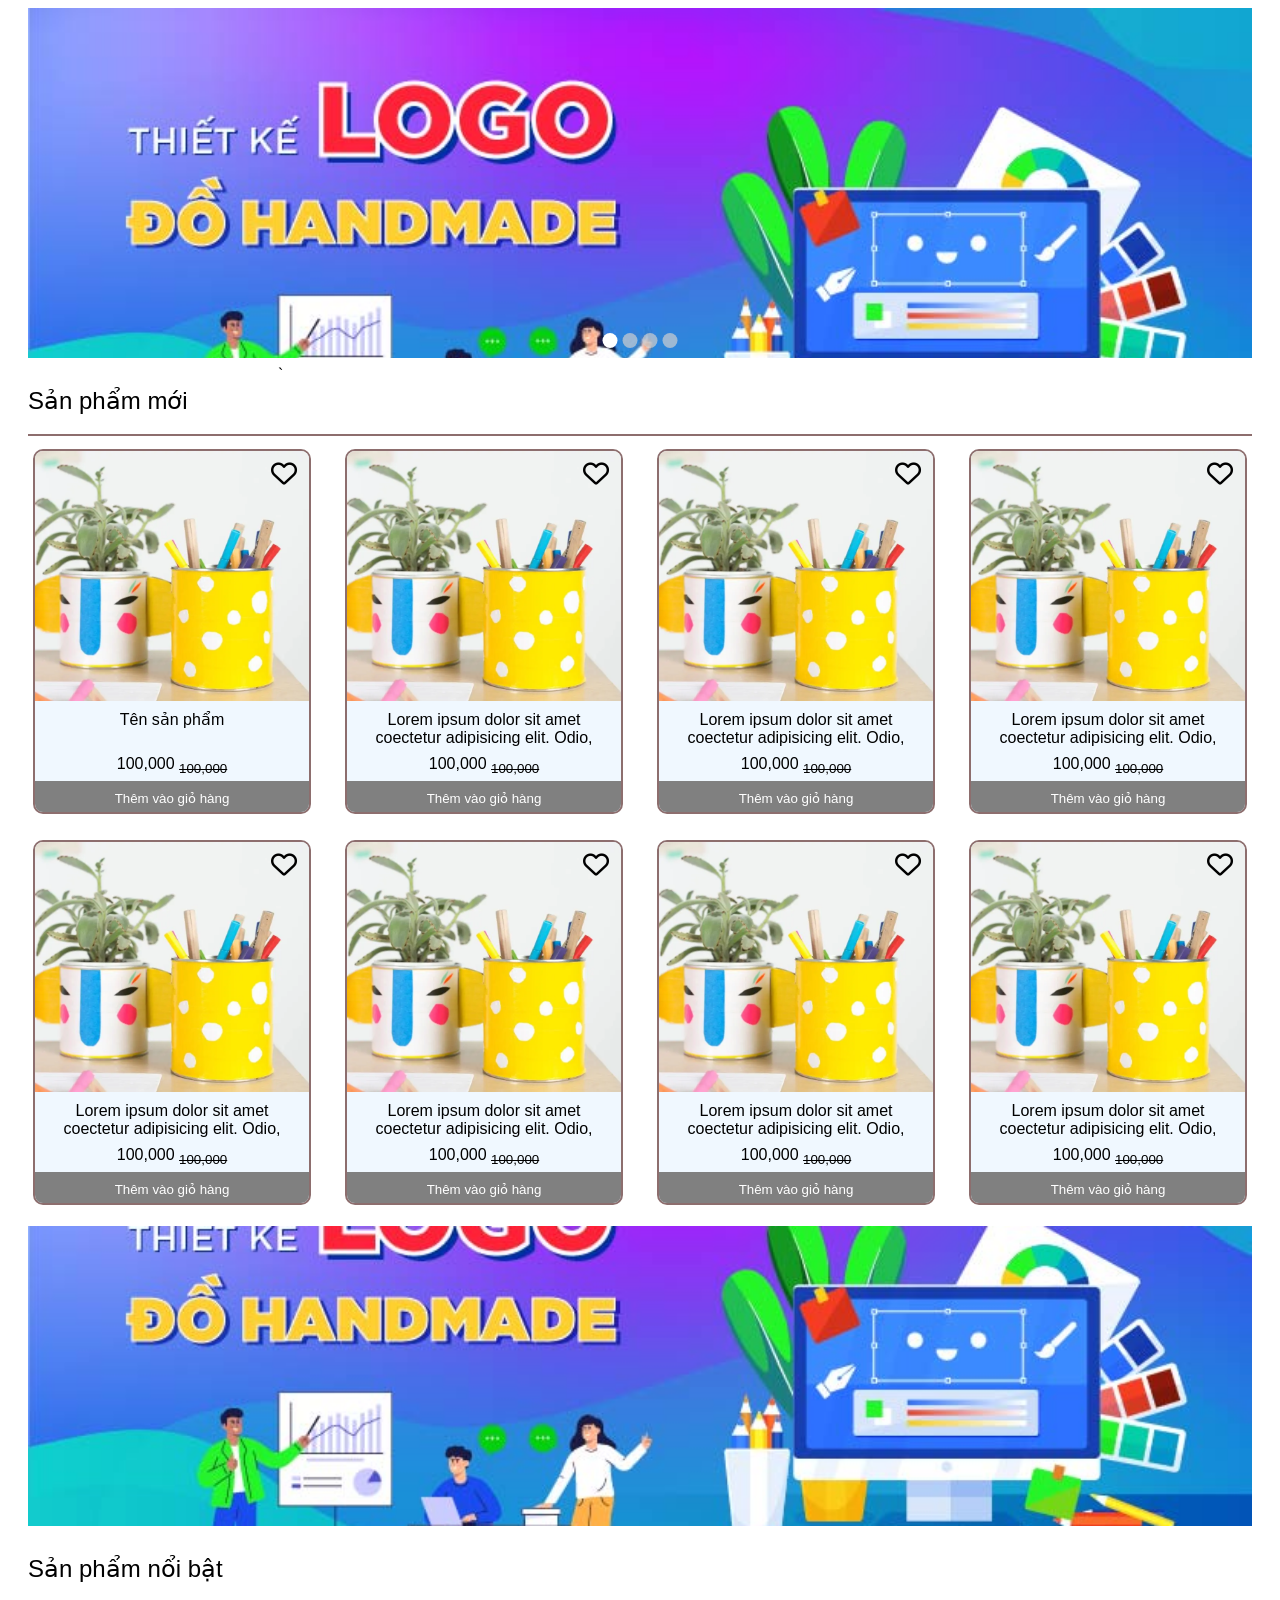
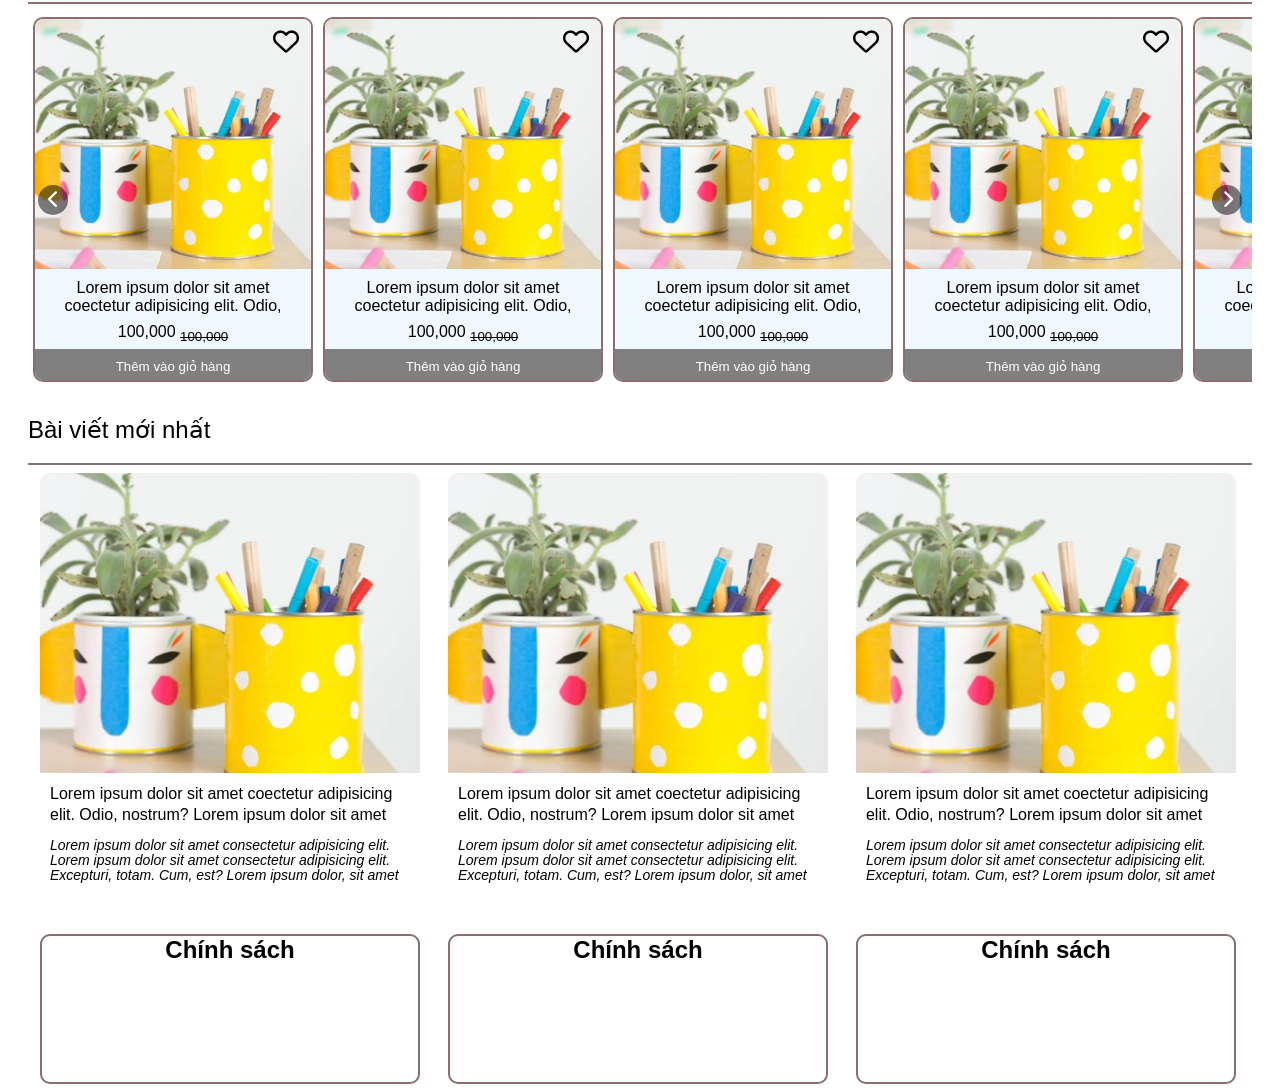
<file: cminh/html/index.html>
<!DOCTYPE html>
<html lang="en">

<head>
    <meta charset="UTF-8">
    <meta name="viewport" content="width=device-width, initial-scale=1.0">
    <meta http-equiv="X-UA-Compatible" content="ie=edge">
    <title>Document</title>
    <link rel="stylesheet" href="https://cdnjs.cloudflare.com/ajax/libs/font-awesome/6.6.0/css/all.min.css">
    <link rel="stylesheet" href="../css/grid.css">
    <link rel="stylesheet" href="../css/main.css">

</head>

<body>
    <!-- Trang chủ Trạm Nhỏ Xinh của Huy -->
    <main class="grid wide">
        <section class="row">
            <div class="col l-12 m-12 c-12 banner" style="padding: 0px;"> <!--có css ở đây-->
                <div class="banner-home">
                    <div class="slider-container">
                        <div class="slide"><img src="../image/bannerSlider.jpg" alt="Slide 1"></div>
                        <div class="slide"><img src="../image/bannerSlider.jpg" alt="Slide 2"></div>
                        <div class="slide"><img src="../image/bannerSlider.jpg" alt="Slide 3"></div>
                        <div class="slide"><img src="../image/bannerSlider.jpg" alt="Slide 4"></div>
                    </div>
                    <div class="dots-container"></div>
                </div>
            </div>
        </section>

        <section class="row">
            <div class="title-box">`
                <h3>Sản phẩm mới</h3>
            </div>
            <div class="row">
                <div class="col l-3 m-4 c-12">
                    <div class="product">
                        <div class="img-product">
                            <img src="../image/y-tuong-lam-do-handmade-2.webp" alt="">
                        </div>
                        <div class="name-product">
                            <span>Tên sản phẩm</span>
                        </div>
                        <div class="price-product">
                            <span>100,000</span>
                            <span> <sub><del>100,000</del></sub> </span>
                        </div>
                        <button class="addCart-product">Thêm vào giỏ hàng</button>
                        <button class="heart-button">
                            <i class="icon on fa-solid fa-heart"></i>
                            <i class="icon off fa-regular fa-heart"></i>
                        </button>
                    </div>
                </div>

                <div class="col l-3 m-4 c-12">
                    <div class="product">
                        <div class="img-product">
                            <img src="../image/y-tuong-lam-do-handmade-2.webp" alt="">
                        </div>
                        <div class="name-product">
                            <span>Lorem ipsum dolor sit amet coectetur adipisicing elit. Odio, nostrum? Lorem
                                ipsum dolor sit amet consectetur, adipisicing elit. Doloribus,
                                recusandae.</span>
                        </div>
                        <div class="price-product">
                            <span>100,000</span>
                            <span> <sub><del>100,000</del></sub> </span>
                        </div>
                        <button class="addCart-product">Thêm vào giỏ hàng</button>
                        <button class="heart-button">
                            <i class="icon on fa-solid fa-heart"></i>
                            <i class="icon off fa-regular fa-heart"></i>
                        </button>
                    </div>
                </div>

                <div class="col l-3 m-4 c-12">
                    <div class="product">
                        <div class="img-product">
                            <img src="../image/y-tuong-lam-do-handmade-2.webp" alt="">
                        </div>
                        <div class="name-product">
                            <span>Lorem ipsum dolor sit amet coectetur adipisicing elit. Odio, nostrum? Lorem
                                ipsum dolor sit amet consectetur, adipisicing elit. Doloribus,
                                recusandae.</span>
                        </div>
                        <div class="price-product">
                            <span>100,000</span>
                            <span> <sub><del>100,000</del></sub> </span>
                        </div>
                        <button class="addCart-product">Thêm vào giỏ hàng</button>
                        <button class="heart-button">
                            <i class="icon on fa-solid fa-heart"></i>
                            <i class="icon off fa-regular fa-heart"></i>
                        </button>
                    </div>
                </div>
                <div class="col l-3 m-4 c-12">
                    <div class="product">
                        <div class="img-product">
                            <img src="../image/y-tuong-lam-do-handmade-2.webp" alt="">
                        </div>
                        <div class="name-product">
                            <span>Lorem ipsum dolor sit amet coectetur adipisicing elit. Odio, nostrum? Lorem
                                ipsum dolor sit amet consectetur, adipisicing elit. Doloribus,
                                recusandae.</span>
                        </div>
                        <div class="price-product">
                            <span>100,000</span>
                            <span> <sub><del>100,000</del></sub> </span>
                        </div>
                        <button class="addCart-product">Thêm vào giỏ hàng</button>
                        <button class="heart-button">
                            <i class="icon on fa-solid fa-heart"></i>
                            <i class="icon off fa-regular fa-heart"></i>
                        </button>
                    </div>
                </div>


                <div class="col l-3 m-4 c-12">
                    <div class="product">
                        <div class="img-product">
                            <img src="../image/y-tuong-lam-do-handmade-2.webp" alt="">
                        </div>
                        <div class="name-product">
                            <span>Lorem ipsum dolor sit amet coectetur adipisicing elit. Odio, nostrum? Lorem
                                ipsum dolor sit amet consectetur, adipisicing elit. Doloribus,
                                recusandae.</span>
                        </div>
                        <div class="price-product">
                            <span>100,000</span>
                            <span> <sub><del>100,000</del></sub> </span>
                        </div>
                        <button class="addCart-product">Thêm vào giỏ hàng</button>
                        <button class="heart-button">
                            <i class="icon on fa-solid fa-heart"></i>
                            <i class="icon off fa-regular fa-heart"></i>
                        </button>

                    </div>
                </div>

                <div class="col l-3 m-4 c-12">
                    <div class="product">
                        <div class="img-product">
                            <img src="../image/y-tuong-lam-do-handmade-2.webp" alt="">
                        </div>
                        <div class="name-product">
                            <span>Lorem ipsum dolor sit amet coectetur adipisicing elit. Odio, nostrum? Lorem
                                ipsum dolor sit amet consectetur, adipisicing elit. Doloribus,
                                recusandae.</span>
                        </div>
                        <div class="price-product">
                            <span>100,000</span>
                            <span> <sub><del>100,000</del></sub> </span>
                        </div>
                        <button class="addCart-product">Thêm vào giỏ hàng</button>
                        <button class="heart-button">
                            <i class="icon on fa-solid fa-heart"></i>
                            <i class="icon off fa-regular fa-heart"></i>
                        </button>
                    </div>
                </div>

                <div class="col l-3 m-4 c-12">
                    <div class="product">
                        <div class="img-product">
                            <img src="../image/y-tuong-lam-do-handmade-2.webp" alt="">
                        </div>
                        <div class="name-product">
                            <span>Lorem ipsum dolor sit amet coectetur adipisicing elit. Odio, nostrum? Lorem
                                ipsum dolor sit amet consectetur, adipisicing elit. Doloribus,
                                recusandae.</span>
                        </div>
                        <div class="price-product">
                            <span>100,000</span>
                            <span> <sub><del>100,000</del></sub> </span>
                        </div>
                        <button class="addCart-product">Thêm vào giỏ hàng</button>
                        <button class="heart-button">
                            <i class="icon on fa-solid fa-heart"></i>
                            <i class="icon off fa-regular fa-heart"></i>
                        </button>
                    </div>
                </div>

                <div class="col l-3 m-4 c-12">
                    <div class="product">
                        <div class="img-product">
                            <img src="../image/y-tuong-lam-do-handmade-2.webp" alt="">
                        </div>
                        <div class="name-product">
                            <span>Lorem ipsum dolor sit amet coectetur adipisicing elit. Odio, nostrum? Lorem
                                ipsum dolor sit amet consectetur, adipisicing elit. Doloribus,
                                recusandae.</span>
                        </div>
                        <div class="price-product">
                            <span>100,000</span>
                            <span> <sub><del>100,000</del></sub> </span>
                        </div>
                        <button class="addCart-product">Thêm vào giỏ hàng</button>
                        <button class="heart-button">
                            <i class="icon on fa-solid fa-heart"></i>
                            <i class="icon off fa-regular fa-heart"></i>
                        </button>
                    </div>
                </div>


                <!-- Thêm các sản phẩm khác tương tự -->
            </div>

        </section>
        <!-- banner phụ -->
        <section class="row">
            <div class="col l-12 m-12 c-12 banner-sub">
                <div class="sub-banner-home">
                    <img src="../image/bannerSlider.jpg" alt="">
                </div>
            </div>
        </section>
        <!-- banner phụ -->
        <!-- sản phẩm nổi bật -->
        <section class="row">
            <div class="title-box">
                <h3>Sản phẩm nổi bật</h3>
            </div>

            <div class="col l-12 m-12 c-12 " style="padding: 0px;"> <!--có css ở html-->

                <div class="box-hot-product">
                    <button class="prev-btn"> <i class="fa-solid fa-chevron-left"></i> </button>
                    <div class="products-container">
                        <div class="product">
                            <div class="img-product">
                                <img src="../image/y-tuong-lam-do-handmade-2.webp" alt="">
                            </div>
                            <div class="name-product">
                                <span>Lorem ipsum dolor sit amet coectetur adipisicing elit. Odio, nostrum?
                                    Lorem
                                    ipsum dolor sit amet consectetur, adipisicing elit. Doloribus,
                                    recusandae.</span>
                            </div>
                            <div class="price-product">
                                <span>100,000</span>
                                <span> <sub><del>100,000</del></sub> </span>
                            </div>
                            <button class="addCart-product">Thêm vào giỏ hàng</button>
                            <button class="heart-button">
                                <i class="icon on fa-solid fa-heart"></i>
                                <i class="icon off fa-regular fa-heart"></i>
                            </button>
                        </div>
                        <div class="product">
                            <div class="img-product">
                                <img src="../image/y-tuong-lam-do-handmade-2.webp" alt="">
                            </div>
                            <div class="name-product">
                                <span>Lorem ipsum dolor sit amet coectetur adipisicing elit. Odio, nostrum?
                                    Lorem
                                    ipsum dolor sit amet consectetur, adipisicing elit. Doloribus,
                                    recusandae.</span>
                            </div>
                            <div class="price-product">
                                <span>100,000</span>
                                <span> <sub><del>100,000</del></sub> </span>
                            </div>
                            <button class="addCart-product">Thêm vào giỏ hàng</button>
                            <button class="heart-button">
                                <i class="icon on fa-solid fa-heart"></i>
                                <i class="icon off fa-regular fa-heart"></i>
                            </button>
                        </div>
                        <div class="product">
                            <div class="img-product">
                                <img src="../image/y-tuong-lam-do-handmade-2.webp" alt="">
                            </div>
                            <div class="name-product">
                                <span>Lorem ipsum dolor sit amet coectetur adipisicing elit. Odio, nostrum?
                                    Lorem
                                    ipsum dolor sit amet consectetur, adipisicing elit. Doloribus,
                                    recusandae.</span>
                            </div>
                            <div class="price-product">
                                <span>100,000</span>
                                <span> <sub><del>100,000</del></sub> </span>
                            </div>
                            <button class="addCart-product">Thêm vào giỏ hàng</button>
                            <button class="heart-button">
                                <i class="icon on fa-solid fa-heart"></i>
                                <i class="icon off fa-regular fa-heart"></i>
                            </button>
                        </div>
                        <div class="product">
                            <div class="img-product">
                                <img src="../image/y-tuong-lam-do-handmade-2.webp" alt="">
                            </div>
                            <div class="name-product">
                                <span>Lorem ipsum dolor sit amet coectetur adipisicing elit. Odio, nostrum?
                                    Lorem
                                    ipsum dolor sit amet consectetur, adipisicing elit. Doloribus,
                                    recusandae.</span>
                            </div>
                            <div class="price-product">
                                <span>100,000</span>
                                <span> <sub><del>100,000</del></sub> </span>
                            </div>
                            <button class="addCart-product">Thêm vào giỏ hàng</button>
                            <button class="heart-button">
                                <i class="icon on fa-solid fa-heart"></i>
                                <i class="icon off fa-regular fa-heart"></i>
                            </button>
                        </div>
                        <div class="product">
                            <div class="img-product">
                                <img src="../image/y-tuong-lam-do-handmade-2.webp" alt="">
                            </div>
                            <div class="name-product">
                                <span>Lorem ipsum dolor sit amet coectetur adipisicing elit. Odio, nostrum?
                                    Lorem
                                    ipsum dolor sit amet consectetur, adipisicing elit. Doloribus,
                                    recusandae.</span>
                            </div>
                            <div class="price-product">
                                <span>100,000</span>
                                <span> <sub><del>100,000</del></sub> </span>
                            </div>
                            <button class="addCart-product">Thêm vào giỏ hàng</button>
                            <button class="heart-button">
                                <i class="icon on fa-solid fa-heart"></i>
                                <i class="icon off fa-regular fa-heart"></i>
                            </button>
                        </div>
                        <div class="product">
                            <div class="img-product">
                                <img src="../image/y-tuong-lam-do-handmade-2.webp" alt="">
                            </div>
                            <div class="name-product">
                                <span>Lorem ipsum dolor sit amet coectetur adipisicing elit. Odio, nostrum?
                                    Lorem
                                    ipsum dolor sit amet consectetur, adipisicing elit. Doloribus,
                                    recusandae.</span>
                            </div>
                            <div class="price-product">
                                <span>100,000</span>
                                <span> <sub><del>100,000</del></sub> </span>
                            </div>
                            <button class="addCart-product">Thêm vào giỏ hàng</button>
                            <button class="heart-button">
                                <i class="icon on fa-solid fa-heart"></i>
                                <i class="icon off fa-regular fa-heart"></i>
                            </button>
                        </div>
                    </div>
                    <button class="next-btn"> <i class="fa-solid fa-chevron-right"></i> </button>
                </div>
            </div>
        </section>
        <section class="row">
            <div class="title-box">
                <h3>Bài viết mới nhất</h3>
            </div>
            <div class="col l-4 m-6 c-12">
                <div class="post">
                    <div class="img-post">
                        <a href="#"><img src="../image/y-tuong-lam-do-handmade-2.webp" alt=""></a>

                    </div>
                    <div class="name-post">
                        <a href="#">Lorem ipsum dolor sit amet coectetur adipisicing elit. Odio, nostrum?
                            Lorem
                            ipsum dolor sit amet consectetur, adipisicing elit. Doloribus,
                            recusandae.</a>
                    </div>
                    <div class="description">
                        <span>Lorem ipsum dolor sit amet consectetur adipisicing elit. Lorem ipsum dolor sit amet
                            consectetur adipisicing elit. Excepturi, totam.
                            Cum, est? Lorem ipsum dolor, sit amet consectetur adipisicing elit. Odit, veritatis.</span>
                    </div>
                </div>
            </div>

            <div class="col l-4 m-6 c-12">
                <div class="post">
                    <div class="img-post">
                        <a href="#"><img src="../image/y-tuong-lam-do-handmade-2.webp" alt=""></a>

                    </div>
                    <div class="name-post">
                        <a href="#">Lorem ipsum dolor sit amet coectetur adipisicing elit. Odio, nostrum?
                            Lorem
                            ipsum dolor sit amet consectetur, adipisicing elit. Doloribus,
                            recusandae.</a>
                    </div>
                    <div class="description">
                        <span>Lorem ipsum dolor sit amet consectetur adipisicing elit. Lorem ipsum dolor sit amet
                            consectetur adipisicing elit. Excepturi, totam.
                            Cum, est? Lorem ipsum dolor, sit amet consectetur adipisicing elit. Odit, veritatis.</span>
                    </div>
                </div>
            </div>

            <div class="col l-4 m-6 c-12">
                <div class="post">
                    <div class="img-post">
                        <a href="#"><img src="../image/y-tuong-lam-do-handmade-2.webp" alt=""></a>

                    </div>
                    <div class="name-post">
                        <a href="#">Lorem ipsum dolor sit amet coectetur adipisicing elit. Odio, nostrum?
                            Lorem
                            ipsum dolor sit amet consectetur, adipisicing elit. Doloribus,
                            recusandae.</a>
                    </div>
                    <div class="description">
                        <span>Lorem ipsum dolor sit amet consectetur adipisicing elit. Lorem ipsum dolor sit amet
                            consectetur adipisicing elit. Excepturi, totam.
                            Cum, est? Lorem ipsum dolor, sit amet consectetur adipisicing elit. Odit, veritatis.</span>
                    </div>
                </div>
            </div>

        </section>
        <section class="row">
            <div class="col l-4 m-6 c-12">
                <div class="policy-home">
                    <h1>Chính sách</h1>
                </div>
            </div>
            <div class="col l-4 m-6 c-12">
                <div class="policy-home">
                    <h1>Chính sách</h1>
                </div>
            </div>
            <div class="col l-4 m-6 c-12">
                <div class="policy-home">
                    <h1>Chính sách</h1>
                </div>
            </div>


        </section>
    </main>
    <!-- END Trang chủ Trạm Nhỏ Xinh của Huy -->

</body>

<script src="../js/main.js"></script>

</html>
</file>
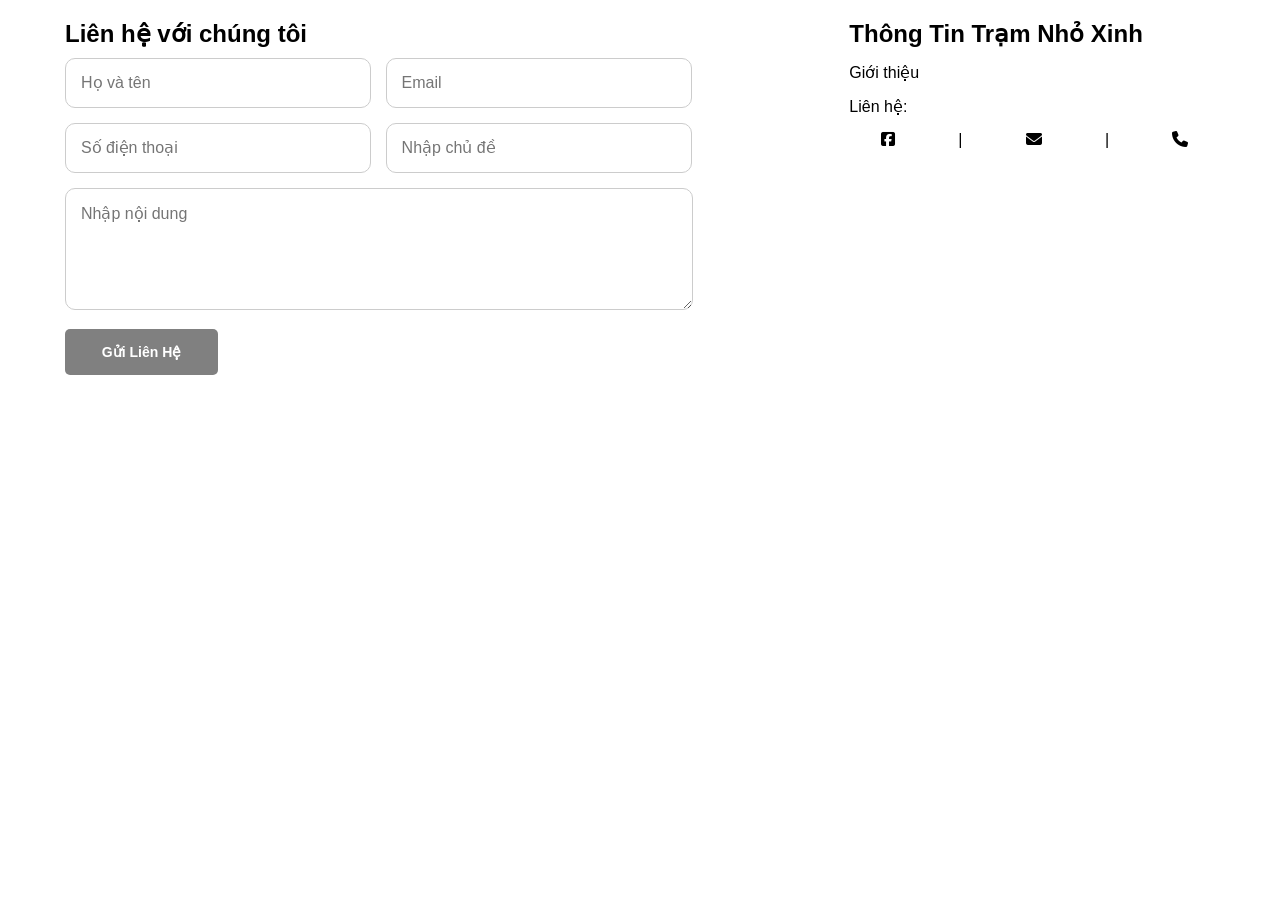
<file: html/contact.html>
<!DOCTYPE html>
<html lang="en">
<head>
    <meta charset="UTF-8">
    <meta name="viewport" content="width=device-width, initial-scale=1.0">
    <title>Liên hệ</title>
    <link rel="stylesheet" href="../css/grid.css">
    <link rel="stylesheet" href="../css/contact.css">
    <link rel="stylesheet" href="https://cdnjs.cloudflare.com/ajax/libs/font-awesome/6.6.0/css/all.min.css">

</head>
<body>
    <main class="contact-container">
        <div class="grid wide">
            <div class="row">
                
                <div class="col l-8 contact-from">
                    <h2>Liên hệ với chúng tôi</h2>
                    <form action="">

                        <div class="from_information">
                        <input type="text" id="name" name="name" placeholder="Họ và tên" required>         
                        <input type="email" id="email" name="email" placeholder="Email" required>
                        </div>

                        <div class="from_information">
                        <input type="tel" id="phone" name="phone" placeholder="Số điện thoại" required>
                        <input type="text" id="subject" name="subject" placeholder="Nhập chủ đề" required>
                        </div>

                        <div class="from_information"> 
                            <textarea id="note" placeholder="Nhập nội dung" rows="5"></textarea> <br>
                        </div>

                        <button class="gui-button">Gửi Liên Hệ</button>
                    </form>
                </div>

                <div class="col l-4 contact-info">
                    <h2>Thông Tin Trạm Nhỏ Xinh</h2>

                    <div class="noidung">
                        <p>
                            Giới thiệu
                        </p>
                    </div>

                    <div>Liên hệ:</div>
                    <div class="social-links">
                        <a href="#"><i class="fa-brands fa-square-facebook"></i></a> |
                         <a href="#"><i class="fa-solid fa-envelope"></i></a> |
                         <a href="#"><i class="fa-solid fa-phone"></i></a>
                    </div>

                </div>

            </div>
        </div>
    </main>
</body>
</html>
</file>
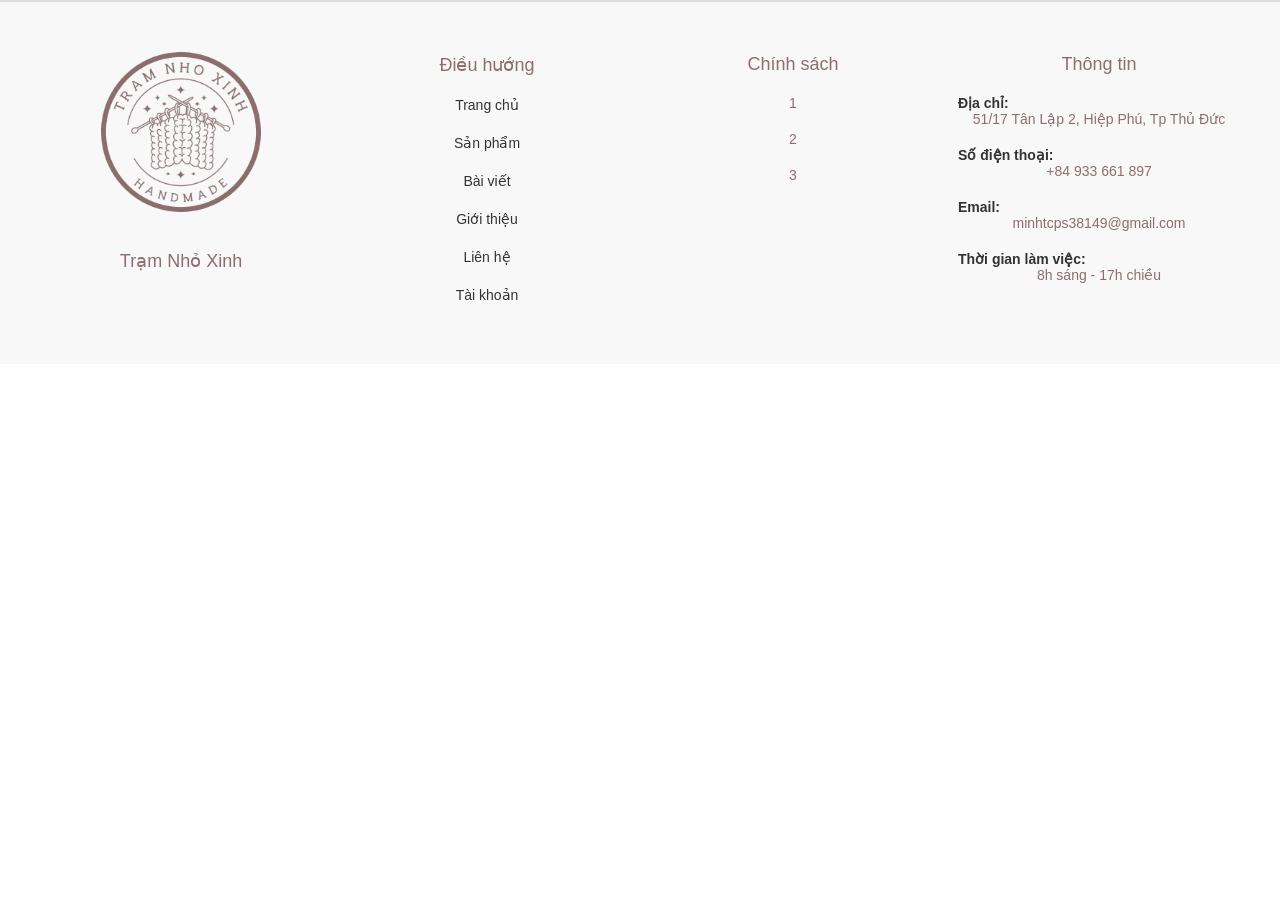
<file: html/footer.html>
<!DOCTYPE html>
<html lang="en">
<head>
    <meta charset="UTF-8">
    <meta name="viewport" content="width=device-width, initial-scale=1.0">
    <title>Footer</title>
    <link rel="stylesheet" href="../css/grid.css">
    <link rel="stylesheet" href="../css/footer.css">
</head>
<body>
    <!-- Footer -->
    <footer>
        <div class="grid wide">
            <div class="row">
                <div class="col l-3">
                    <div class="footer_item">
                        <a href=""><img src="../image/removebg_logo_tramNhoXinh.png" alt=""></a>
                        <h3>Trạm Nhỏ Xinh</h3>
                    </div>
                </div>
                <div class="col l-3">
                    <div class="footer_item">
                        <h3>Điều hướng</h3>
                        <ul class="footer_menu">
                            <li><a href="">Trang chủ</a></li>
                            <li><a href="">Sản phẩm</a></li>
                            <li><a href="">Bài viết</a></li>
                            <li><a href="">Giới thiệu</a></li>
                            <li><a href="">Liên hệ</a></li>
                            <li><a href="">Tài khoản</a></li>
                        </ul>
                    </div>
                </div>
                <div class="col l-3">
                    <div class="footer_item">
                        <h3>Chính sách</h3>
                        <ul class="footer_policy">
                            <li>1</li>
                            <li>2</li>
                            <li>3</li>
                        </ul>
                    </div>
                </div>
                <div class="col l-3">
                    <div class="footer_item">
                        <h3>Thông tin</h3>
                        <ul class="footer_info">
                            <li><span><h6>Địa chỉ:</h6><p>51/17 Tân Lập 2, Hiệp Phú, Tp Thủ Đức</p></span></li>
                            <li><span><h6>Số điện thoại:</h6><p>+84 933 661 897</p></span></li>
                            <li><span><h6>Email:</h6><p>minhtcps38149@gmail.com</p></span></li>
                            <li><span><h6>Thời gian làm việc:</h6><p>8h sáng - 17h chiều</p></span></li>


                        </ul>
                    </div>
                </div>
            </div>
        </div>
    </footer>
</body>
</html>
</file>
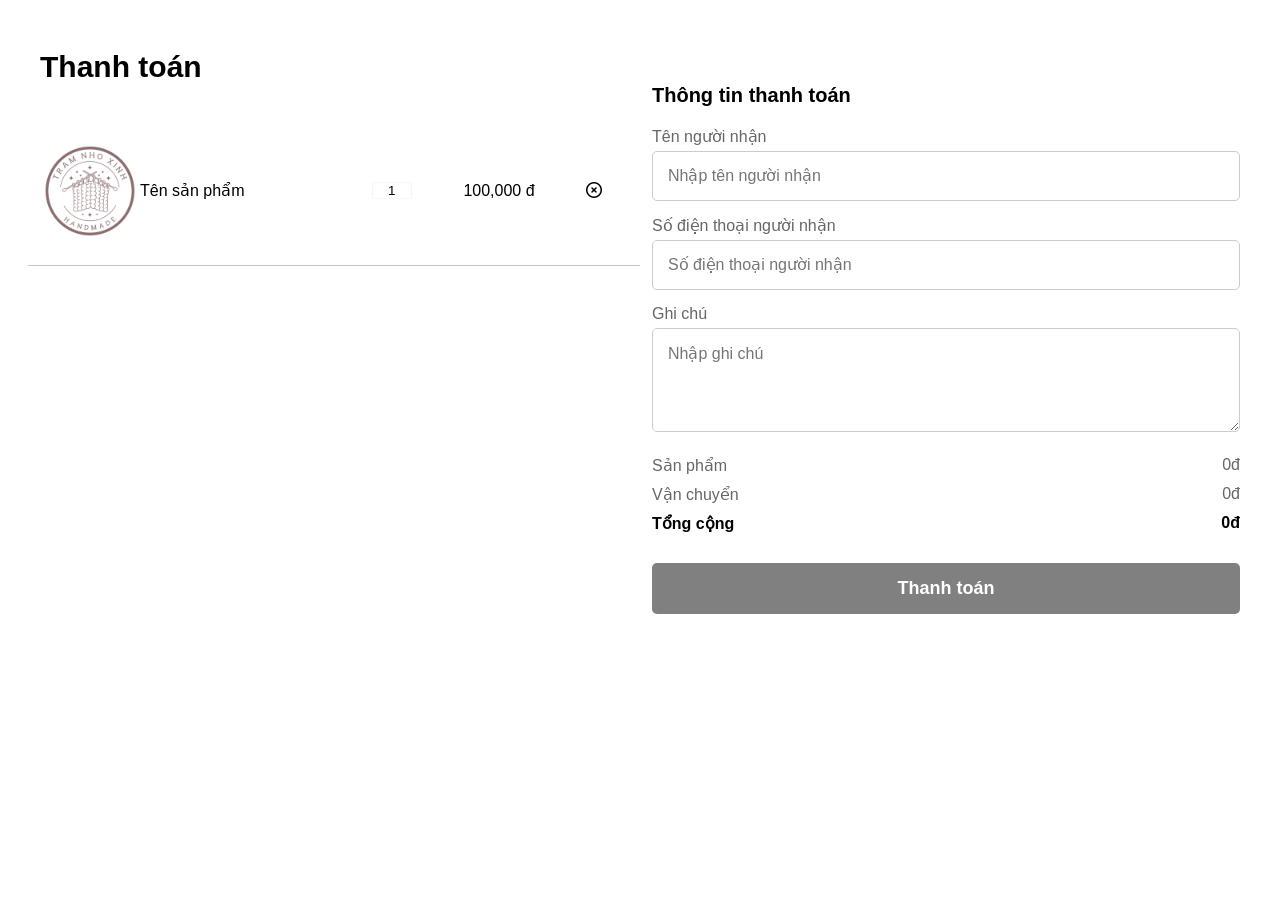
<file: html/payment.html>
<!DOCTYPE html>
<html lang="en">

<head>
    <meta charset="UTF-8">
    <meta name="viewport" content="width=device-width, initial-scale=1.0">
    <title>Thanh toán</title>
    <link rel="stylesheet" href="../css/grid.css">
    <link rel="stylesheet" href="../css/payment.css">
    <link rel="stylesheet" href="https://cdnjs.cloudflare.com/ajax/libs/font-awesome/6.6.0/css/all.min.css">

</head>

<body>
    <!-- header -->
    <!-- payment -->
    <main class="payment">
        <div class="grid wide">
            <div class="row">
                <div class="col l-12 payment__title">
                    <p class="payment__title-text">Thanh toán</p>
                </div>
                <div class="col l-6 payment__product">
                    <div class="payment__product-item row">
                        <div class="col l-6 payment__product-item-left">
                            <img src="../image/removebg_logo_tramNhoXinh.png" alt="">
                            <p>Tên sản phẩm</p>
                        </div>
                        <div class="col l-6 " style="display: flex; align-items: center; justify-content: space-around;">
                                <span class="payment__item-action-quantity">
                                    <input type="text" id="quantity"  value="1">
                                </span>
                                <span class="payment__item-price">
                                    <p>100,000 đ</p>
                                </span>
                                <span class="payment__item-action">
                                    <i class="fa-regular fa-circle-xmark"></i>
                                </span>
                        </div>
                    </div>
                    
                </div>
                <div class="col l-6 payment__infomation">
                    <div class="payment__infomation">
                        <p>Thông tin thanh toán</p>
                        <form action="">
                            <label for="name">Tên người nhận</label> 
                            <input type="text" id="name" placeholder="Nhập tên người nhận" /> 
    
                            <label for="phone">Số điện thoại người nhận</label> 
                            <input type="text" id="phone" placeholder="Số điện thoại người nhận" /> 
    
                            <label for="note">Ghi chú</label> 
                            <textarea id="note" placeholder="Nhập ghi chú" rows="4" cols="10"></textarea> <br>
                        </form>
    
                    </div>
                    
                    <div class="payment__infomation-summary">
                        <div class="summary-item">
                            <span>Sản phẩm</span>
                            <span>0đ</span>
                        </div>
                        <div class="summary-item">
                            <span>Vận chuyển</span>
                            <span>0đ</span>
                        </div>
                        <div class="summary-item total">
                            <strong>Tổng cộng</strong>
                            <strong>0đ</strong>
                        </div>
                    </div>

                    <button class="payment-button">Thanh toán</button>
                </div>
            </div>
        </div>
    </main>

    <!-- footer -->
</body>

</html>
</file>
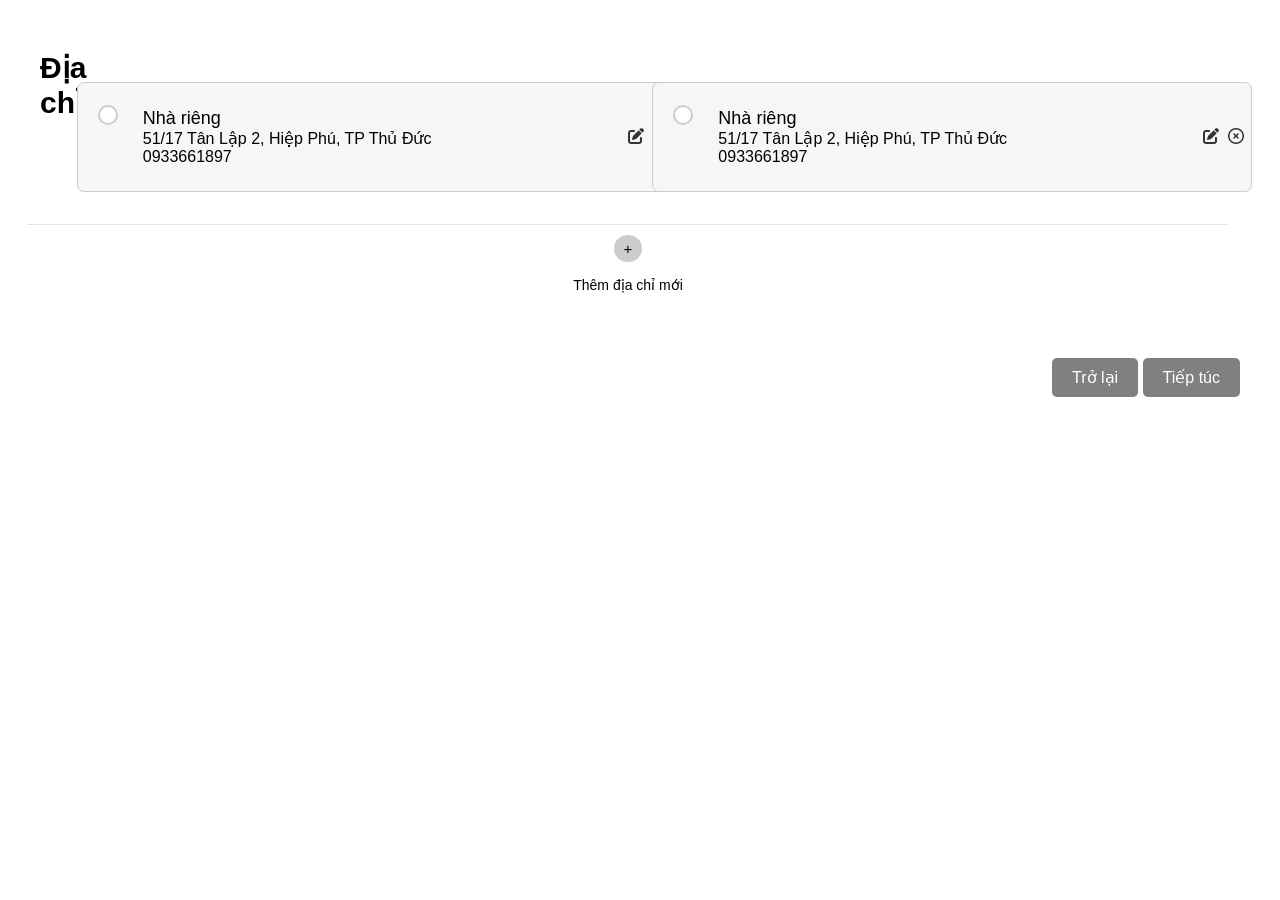
<file: html/paymentStep1.html>
<!DOCTYPE html>
<html lang="en">

<head>
    <meta charset="UTF-8">
    <meta name="viewport" content="width=device-width, initial-scale=1.0">
    <title>Thanh toán bước 1</title>
    <link rel="stylesheet" href="https://cdnjs.cloudflare.com/ajax/libs/font-awesome/6.6.0/css/all.min.css">
    <link rel="stylesheet" href="../css/grid.css">
    <link rel="stylesheet" href="../css/step1.css">

</head>

<body>
    <!-- Header and nav -->
    <!-- Địa chỉ thanh toán -->
    <main class="paymentStep1">
        <div class="grid wide ">
            <div class="row ">
                <div class="col l-12 paymentStep1__title">
                    <p class="paymentStep1__title-address">Địa chỉ</p>
                    <section class="address row">
                        <div class="col address__input">
                            <input type="checkbox" id="checkbox">
                        </div>

                        <div class="col l-10 address-col">

                            <div class="address__item">
                                <div class="address__item-title">
                                    <p>Nhà riêng</p>
                                </div>
                                <div class="address__item-content">
                                    <p>51/17 Tân Lập 2, Hiệp Phú, TP Thủ Đức</p>
                                    <p>0933661897</p>
                                </div>
                            </div>
                        </div>

                        <div class="col l-1">
                            <div class="address__item-icon row">
                                <!-- 2 icon sửa và xóa địa chỉ -->
                                <div class="col l-6 icon">
                                    <i class="fa-solid fa-pen-to-square"></i>
                                </div>
                                <div class="col l-6 icon">
                                    <i class="fa-regular fa-circle-xmark"></i>
                                </div>
                            </div>
                        </div>
                    </section>



                    <section class="address row">
                        <div class="col address__input">
                            <input type="checkbox" id="checkbox">
                        </div>

                        <div class="col l-10 address-col">

                            <div class="address__item">
                                <div class="address__item-title">
                                    <p>Nhà riêng</p>
                                </div>
                                <div class="address__item-content">
                                    <p>51/17 Tân Lập 2, Hiệp Phú, TP Thủ Đức</p>
                                    <p>0933661897</p>
                                </div>
                            </div>
                        </div>

                        <div class="col l-1">
                            <div class="address__item-icon row">
                                <!-- 2 icon sửa và xóa địa chỉ -->
                                <div class="col l-6 icon">
                                    <i class="fa-solid fa-pen-to-square"></i>
                                </div>
                                <div class="col l-6 icon">
                                    <i class="fa-regular fa-circle-xmark"></i>
                                </div>
                            </div>
                        </div>
                    </section>

                </div>
                <!-- add address -->
                <div class="col l-12 add__address">
                    <section class="add__address-action row">
                        <div class="col l-12 add__address-item">
                            <button class="add__address-btn">+</button>
                            <p>Thêm địa chỉ mới</p>
                        </div>
                    </section>
                </div>
                <div class="col l-12 paymentStep1_btn">
                    <span class="paymentStep1__btn-prev">Trở lại</span>
                    <span class="paymentStep1__btn-next">Tiếp túc</span>
                </div>

            </div>
        </div>
    </main>
    <!-- Footer -->

</body>

</html>
</file>
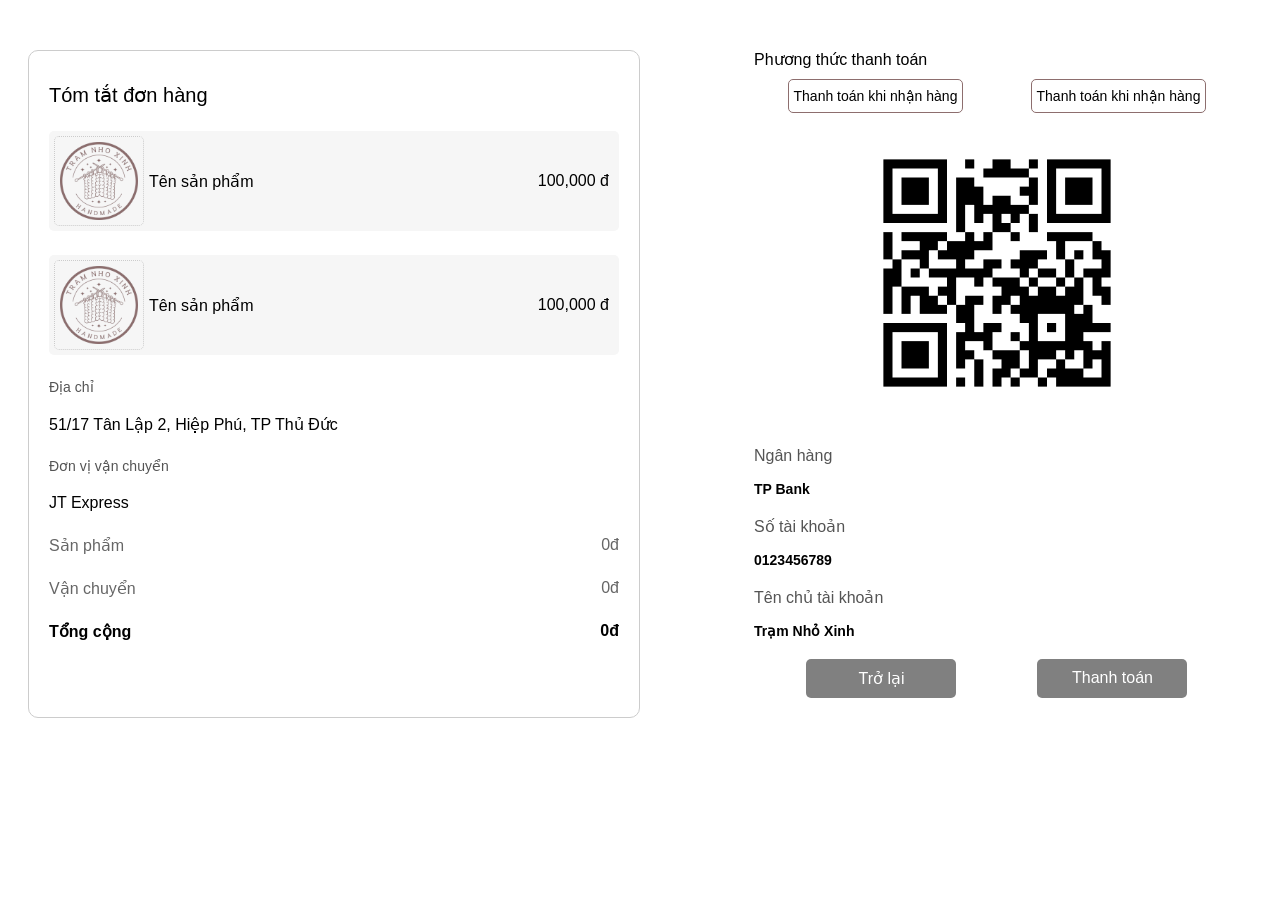
<file: html/paymentStep2.html>
<!DOCTYPE html>
<html lang="en">

<head>
    <meta charset="UTF-8">
    <meta name="viewport" content="width=device-width, initial-scale=1.0">
    <title>Thanh toán bước 2</title>
    <link rel="stylesheet" href="../css/grid.css">
    <link rel="stylesheet" href="../css/step2.css">

</head>

<body>
    <main class="paymentStep2">
        <div class="grid wide">
            <div class="row">
                <!-- thông tin -->
                <div class="col l-6 paymentStep2__order">
                    <div class="paymentStep2__order-title">Tóm tắt đơn hàng</div>
                    <!-- sp 1 -->
                    <div class="paymentStep2__order-product mgt24">
                        <div class="img__title">
                            <img src="../image/removebg_logo_tramNhoXinh.png" alt="">
                            <p>Tên sản phẩm</p>
                        </div>
                        <div class="paymentStep2__product-price">
                            <p>100,000 đ</p>
                        </div>
                    </div>
                    <!-- sp 2 -->
                    <div class="paymentStep2__order-product mgt24">
                        <div class="img__title">
                            <img src="../image/removebg_logo_tramNhoXinh.png" alt="">
                            <p>Tên sản phẩm</p>
                        </div>
                        <div class="paymentStep2__product-price">
                            <p>100,000 đ</p>
                        </div>
                    </div>
                    <!-- địa chỉ -->
                    <div class="tcolor fs14 mgt24">
                        <p>Địa chỉ</p>
                    </div>
                    <div class=" fs16 mgt20">
                        <p>51/17 Tân Lập 2, Hiệp Phú, TP Thủ Đức</p>
                    </div>
                    <!-- đơn vị vận chuyển -->
                    <div class="tcolor fs14 mgt24">
                        <p>Đơn vị vận chuyển</p>
                    </div>
                    <div class=" fs16 mgt20">
                        <p>JT Express</p>
                    </div>
                    <!-- thông tin giá -->
                    <div class="payment__infomation-summary fs16">
                        <div class="summary-item ">
                            <span>Sản phẩm</span>
                            <span>0đ</span>
                        </div>
                        <div class="summary-item">
                            <span>Vận chuyển</span>
                            <span>0đ</span>
                        </div>
                        <div class="summary-item total">
                            <strong>Tổng cộng</strong>
                            <strong>0đ</strong>
                        </div>
                    </div>
                </div>

                <!-- thanh toán -->
                <div class="col l-1"></div>

                <div class="col l-5 paymentStep2__pay">
                    <div class="paymentStep2__pay-title">Phương thức thanh toán</div>
                    <div class="paymentStep2__pay-btn">
                        <div id="cod" class="action-btn-pay fs14">Thanh toán khi nhận hàng</div>
                        <div id="bank" class="action-btn-pay fs14">Thanh toán khi nhận hàng</div>
                    </div>
                    <div class="row">
                        <div class="col l-12 qr">
                            <img src="../image/QRcode.png" alt="">
                        </div>
                    </div>
                    <div class="payment_pay-credit">
                        <div class="fs16 mgt20 tcolor">
                            <p>Ngân hàng</p>
                        </div>
                        <div class="fs14 name__bank mgt16">
                            <p>TP Bank</p>
                        </div>
                        <div class="fs16 mgt20 tcolor">
                            <p>Số tài khoản</p>
                        </div>
                        <div class="fs14 name__bank mgt16">
                            <p>0123456789</p>
                        </div>
                        <div class="fs16 mgt20 tcolor">
                            <p>Tên chủ tài khoản</p>
                        </div>
                        <div class="fs14 name__bank mgt16">
                            <p>Trạm Nhỏ Xinh</p>
                        </div>
                    </div>

                    <div class="col l-12 paymentStep2_btn">
                        <span class="paymentStep2__btn-prev fs16">Trở lại</span>
                        <span class="paymentStep2__btn-next fs16">Thanh toán</span>
                    </div>
                </div>
            </div>
    </main>
</body>
<script src="../js/paymentStep2.js"></script>
</html>
</file>
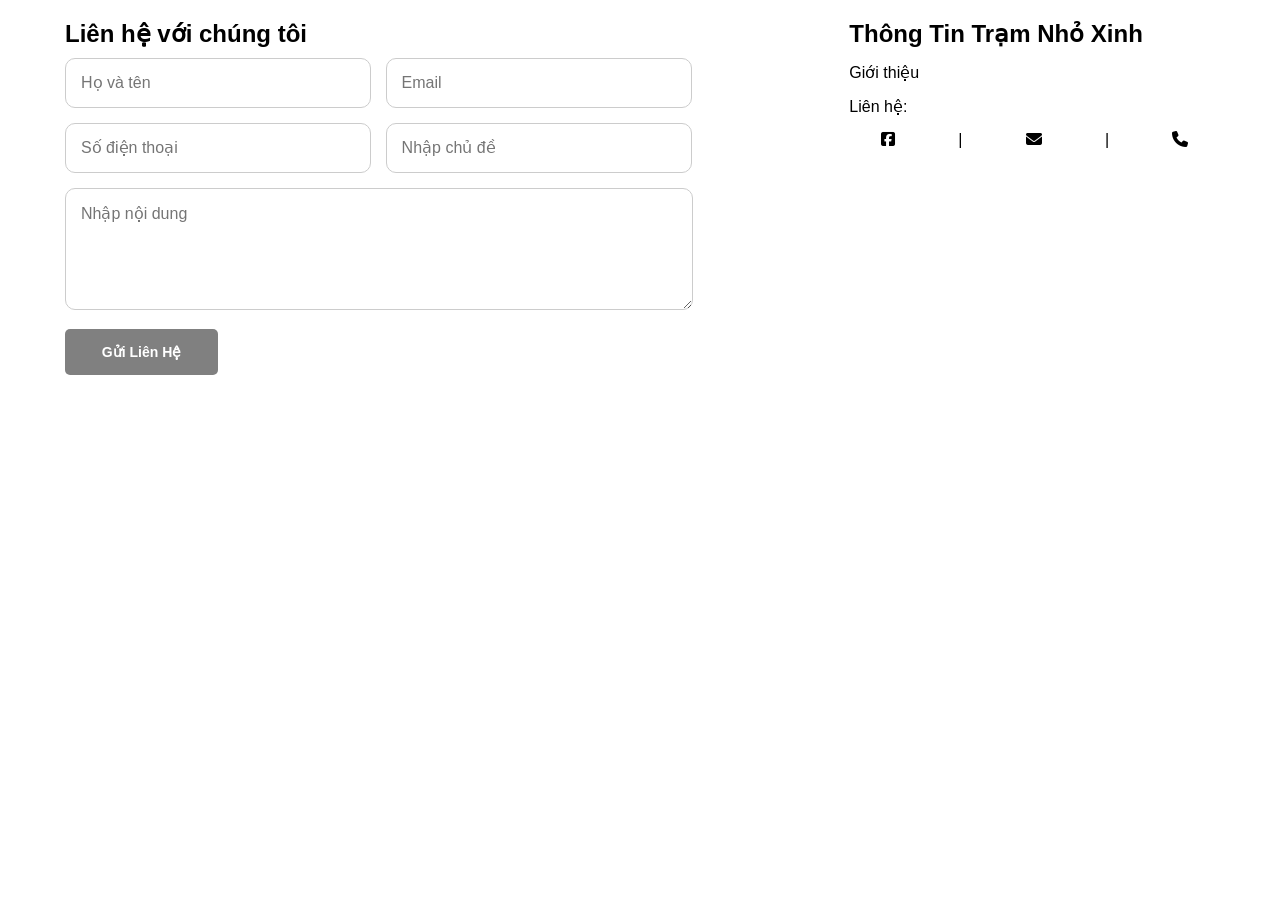
<file: cminh/html/contact.html>
<!DOCTYPE html>
<html lang="en">
<head>
    <meta charset="UTF-8">
    <meta name="viewport" content="width=device-width, initial-scale=1.0">
    <title>Liên hệ</title>
    <link rel="stylesheet" href="https://cdnjs.cloudflare.com/ajax/libs/font-awesome/6.6.0/css/all.min.css">
    <link rel="stylesheet" href="../css/grid.css">
    <link rel="stylesheet" href="../css/contact.css">

</head>
<body>
    <main class="contact-container">
        <div class="grid wide">
            <div class="row">
                
                <div class="col l-8 contact-from">
                    <h2>Liên hệ với chúng tôi</h2>
                    <form action="">

                        <div class="from_information">
                        <input type="text" id="name" name="name" placeholder="Họ và tên" required>         
                        <input type="email" id="email" name="email" placeholder="Email" required>
                        </div>

                        <div class="from_information">
                        <input type="tel" id="phone" name="phone" placeholder="Số điện thoại" required>
                        <input type="text" id="subject" name="subject" placeholder="Nhập chủ đề" required>
                        </div>

                        <div class="from_information"> 
                            <textarea id="note" placeholder="Nhập nội dung" rows="5"></textarea> <br>
                        </div>

                        <button class="gui-button">Gửi Liên Hệ</button>
                    </form>
                </div>

                <div class="col l-4 contact-info">
                    <h2>Thông Tin Trạm Nhỏ Xinh</h2>

                    <div class="noidung">
                        <p>
                            Giới thiệu
                        </p>
                    </div>

                    <div>Liên hệ:</div>
                    <div class="social-links">
                        <a href="#"><i class="fa-brands fa-square-facebook"></i></a> |
                         <a href="#"><i class="fa-solid fa-envelope"></i></a> |
                         <a href="#"><i class="fa-solid fa-phone"></i></a>
                    </div>

                </div>

            </div>
        </div>
    </main>
</body>
</html>
</file>
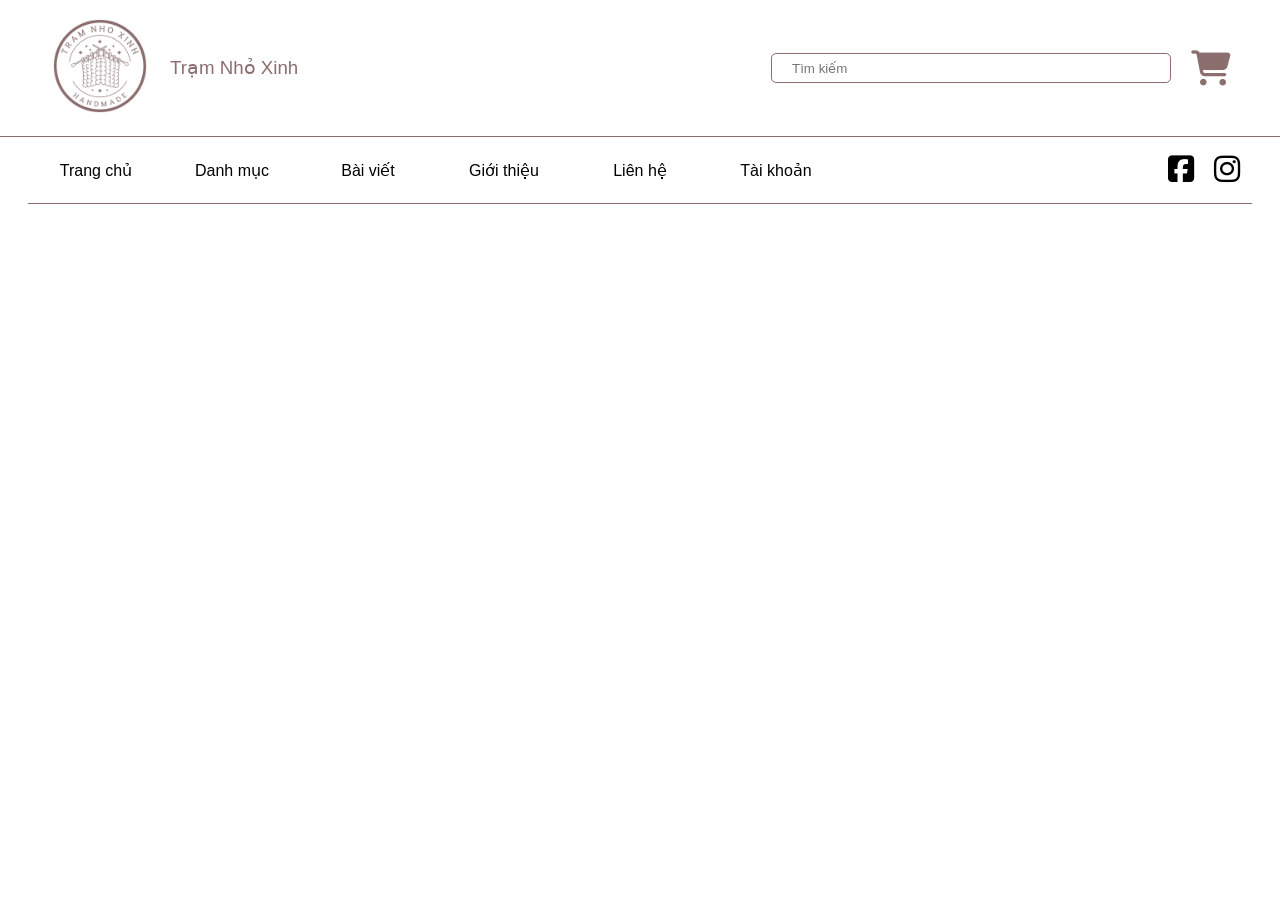
<file: cminh/html/header.html>
<!DOCTYPE html>
<html lang="en">

<head>
    <meta charset="UTF-8">
    <meta name="viewport" content="width=device-width, initial-scale=1.0">
    <title>Header</title>
    <link rel="stylesheet" href="https://cdnjs.cloudflare.com/ajax/libs/font-awesome/6.6.0/css/all.min.css">
    <link rel="stylesheet" href="../css/grid.css">
    <link rel="stylesheet" href="../css/header.css">
</head>

<body>
    <!-- Header and nav -->
    <header>
        <div class="grid wide">
            <div class="row">
                <div class="col l-6 m-6 c-6">
                    <div class="header_logo">
                        <a href=""><img src="../image/removebg_logo_tramNhoXinh.png" alt=""></a>
                        <h3>Trạm Nhỏ Xinh</h3>
                    </div>
                </div>
                <div class="col l-6 m-6 c-6">
                    <div class="header_search">
                        <div class="header_sub-search">
                            <input type="text" placeholder="Tìm kiếm" name="search" id="search">
                            <label for="cart-checkbox-icon" class="box-cart-icon"><i class="fa-solid fa-cart-shopping"></i></label>
                            <label for="bar-menu" class="icon-bar-menu"><i class="fa-solid fa-bars"></i></label>
                        </div>
                    </div>
                </div>
            </div>
        </div>
    </header>
    <nav>
        <div class="grid wide">
            <div class="nav row">
                <div class="col l-8 m-10">  
            <input type="checkbox" id="bar-menu" class="bar-menu">
                    <div class="nav_menu">
                        <ul class="nav_main-menu row">
                            <li class="col l-2 m-2 c-12"><a href="#">Trang chủ</a></li>
                            <li class="col l-2 m-2 c-12"><a href="#">Danh mục</a>
                                <ul class="nav_drop-down">
                                    <li><a href="#">Phụ kiện</a></li>
                                    <li><a href="#">Vòng tay</a></li>
                                    <li><a href="#">Túi len</a></li>
                                    <li><a href="#">Nón len</a></li>
                                    <li><a href="#">Trang trí</a></li>
                                    <li><a href="#">Tô màu</a></li>
                                </ul>
                            </li>
                            <li class="col l-2 m-2 c-12"><a href="#">Bài viết</a></li>
                            <li class="col l-2 m-2 c-12"><a href="#">Giới thiệu</a></li>
                            <li class="col l-2 m-2 c-12"><a href="#">Liên hệ</a></li>
                            <li class="col l-2 m-2 c-12"><a href="#">Tài khoản </a>
                                <ul class="nav_drop-down">
                                    <li><a href="#" class="dangnhap">Đăng nhập</a></li>
                                    <li><a href="#" class="dangky">Đăng ký</a></li>
                                </ul>

                            </li>
                        </ul>
                    </div>
                </div>
                <div class="col l-4 m-2 social">
                    <div class="nav_social">
                        <div class="nav_icon">
                            <a href=""><i class="fa-brands fa-square-facebook"></i></a>
                        </div>
                        <div class="nav_icon">
                            <a href=""><i class="fa-brands fa-instagram"></i></a>
                        </div>
                    </div>
                </div>

            </div>
        </div>
    </nav>
    <!-- giỏ hàng  -->
    <section class=" main-box-cart">
        <div class="col l-12 m-12 c-12 cart">
            <input type="checkbox" id="cart-checkbox-icon" class="cart-checkbox-icon">
            <label for="cart-checkbox-icon" class="cart-overlay" id="cart-overlay"></label>
            <div class="box-cart">
                <div class="cart-box-header">
                    <h1>Giỏ hàng</h1>
                    <div class="cart-item-header">
                        <div class="item">
                            <h6>Sản phẩm: <span class="totalProduct"></span></h6>
                            <h6>Tổng tiền: <span class="totalPrice"></span></h6>
                        </div>
                    </div>
                    <label for="cart-checkbox-icon" type="submit" id="cart-closeButton">
                        <i class="fa-solid fa-xmark"></i>
                    </label>
                </div>
                <div class="cart-box-main">
                    <div class="col l-3 m-3 c-3 cart-img">
                        <img src="../image/y-tuong-lam-do-handmade-2.webp" alt="">
                    </div>
                    <div class="col l-9 m-9 c-9 cart-container-pro">
                        <div class="cart-name-pro">
                            <h4>Tên sản phẩm</h4>
                        </div>
                        <div class="cart-variant-pro">
                            <span>Thuộc tính:(Màu sắc, kích thước)</span>
                        </div>
                        <div class="cart-quantityANDPrice-pro">
                            <div class="cart-quantity">
                                <button class="giam"><i class="fa-solid fa-minus"></i></button>
                                <span class="so">0</span>
                                <button class="tăng"><i class="fa-solid fa-plus"></i></button>
                            </div>
                            <div class="cart-Price">
                                <h3 class="price">999.999</h3>
                            </div>
                            <button class="cart-xoaProduct">
                                <i class="fa-solid fa-xmark"></i>
                            </button>
                        </div>
                    </div>
                </div>

                <div class="cart-box-footer">
                    <button>THANH TOÁN</button>
                </div>
            </div>
        </div>
    </section>
    <!-- end giỏ hàng  -->
    <!-- đăng nhập  -->
    <section class="row main-box-login">
        <div class="col l-12 m-12 c-12 login">
            <div class="overlay" id="overlay"></div>
            <div class="background-box-login">
                <div class="box-login">
                    <div class="login-box-header">
                        <h1>Đăng nhập</h1>
                        <button type="submit" id="closeButton">
                            <i class="fa-solid fa-xmark"></i>
                        </button>
                    </div>
                    <div class="join-register">
                        <a href="#">Bạn chưa có tài khoản. ?Đăng ký</a>
                    </div>
                    <form action="">
                        <div class="input-group">
                            <label for="email">Email:</label>
                            <input type="email" id="email" name="email" placeholder="Nhập email" required>
                        </div>
    
                        <div class="input-group">
                            <label for="password" class="passForm">
                                <span class="text-passForm">Mật khẩu:</span>
                            </label>
    
                            <div class="password-container">
                                <input type="password" id="password" name="password" placeholder="Nhập mật khẩu" required>
                                <button type="button" class="show-password">
                                    <i class="fa-solid fa-eye"></i>
                                </button>
                            </div>
                        </div>
                        <div class="actions">
                            <a href="#" class="forgot-password">Quên mật khẩu?</a>
                        </div>
                        <div class="checkbox-group">
                            <input class="checkbox" type="checkbox" id="rememberMe" name="rememberMe">
                            <label for="rememberMe">Nhớ mật khẩu</label>
                        </div>
    
                        <button type="submit" class="login-btn">Đăng nhập</button>
    
                    </form>
                </div>
            </div>

        </div>
    </section>
    <!-- end đăng nhập  -->
    <!-- đăng ký  -->
    <section class="row main-box-register">
        <div class="col l-12 m-12 c-12 register">
            <div class="re-overlay" id="re-overlay"></div>
            <div class="background-box-register">
                <div class="box-register">
                    <div class="register-box-header">
                        <h1>Đăng ký</h1>
                        <button type="submit" id="re-closeButton">
                            <i class="fa-solid fa-xmark"></i>
                        </button>
                    </div>
                    <div class="join-login">
                        <a href="#">Bạn đã có tài khoản. ?Đăng nhập</a>
                    </div>
                    <form action="">
                        <div class="re-input-group">
                            <label for="re-email">Email:</label>
                            <input type="email" id="re-email" name="re-email" placeholder="Nhập email" required>
                        </div>
    
                        <div class="re-input-group">
                            <label for="password" class="re-passForm">
                                <span class="re-text-passForm">Mật khẩu:</span>
                            </label>
    
                            <div class="re-password-container">
                                <input type="password" id="re-password" name="re-password" placeholder="Nhập mật khẩu"
                                    required>
                                <button type="button" class="re-show-password">
                                    <i class="fa-solid fa-eye"></i>
                                </button>
                            </div>
                        </div>
                        <div class="re-input-group">
                            <label for="re-password" class="re-passForm">
                                <span class="re-text-passForm">Xác nhận mật khẩu</span>
                            </label>
    
                            <div class="re-password-container">
                                <input type="password" id="re-password" name="re-password" placeholder="Xác nhận mật khẩu"
                                    required>
                                <button type="button" class="re-show-password">
                                    <i class="fa-solid fa-eye"></i>
                                </button>
                            </div>
                        </div>
                        <div class="re-input-group">
                            <label for="re-name">Họ và tên</label>
                            <input type="text" id="re-name" name="re-name" placeholder="Nhập tên" required>
                        </div>
                        <div class="re-input-group">
                            <label for="re-phone">Số điện thoại</label>
                            <input type="text" id="re-phone" name="re-phone" placeholder="Nhập số điện thoại" required>
                        </div>
                        <div class="re-checkbox-group">
                            <input class="re-checkbox" type="checkbox" id="re-rememberMe" name="re-rememberMe">
                            <label for="re-rememberMe">Nhớ mật khẩu</label>
                        </div>
    
                        <button type="submit" class="register-btn">Đăng nhập</button>
    
                    </form>
                </div>
            </div>

        </div>
    </section>
</body>
<script src="../js/header.js"></script>
</html>
</file>
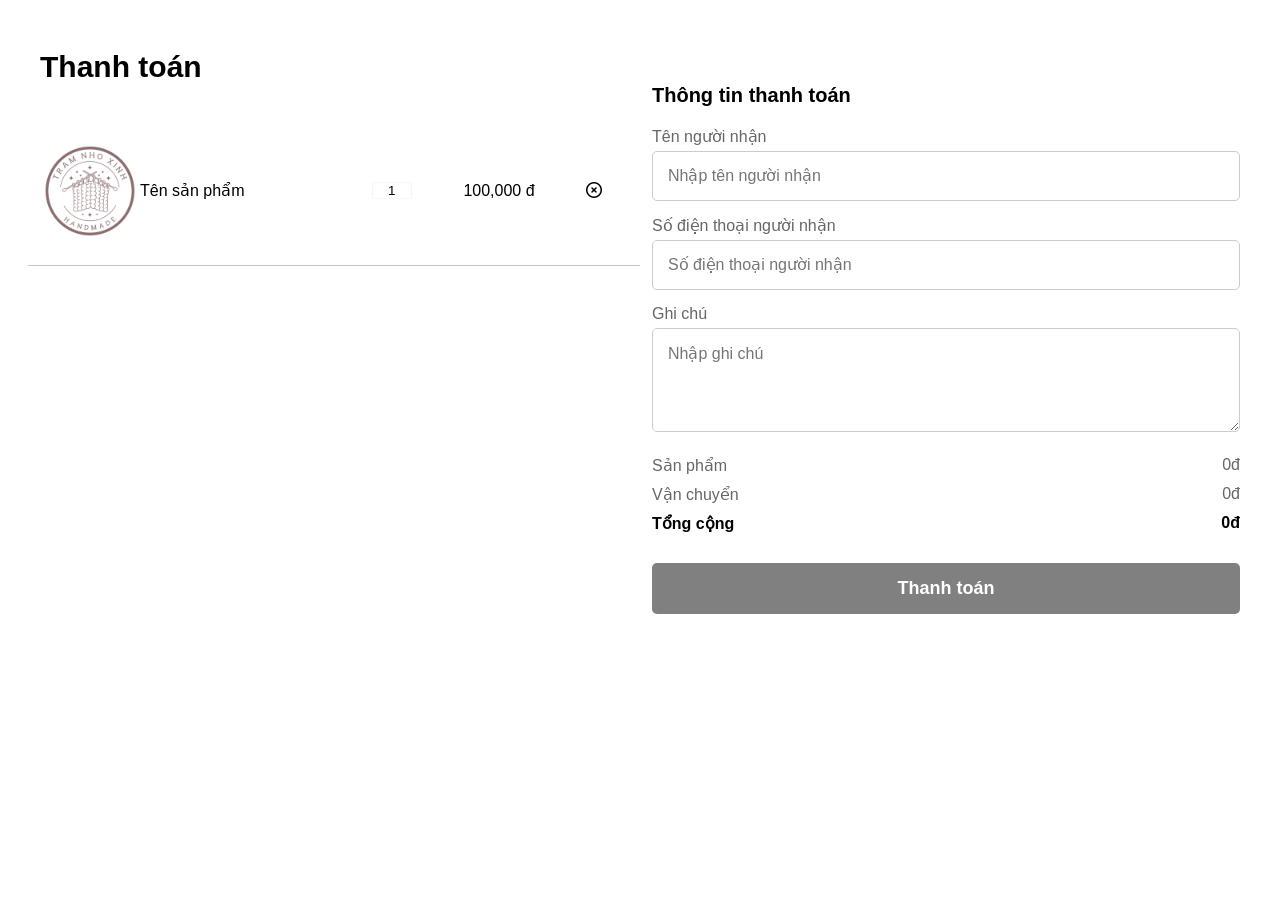
<file: cminh/html/payment.html>
<!DOCTYPE html>
<html lang="en">

<head>
    <meta charset="UTF-8">
    <meta name="viewport" content="width=device-width, initial-scale=1.0">
    <title>Thanh toán</title>
    <link rel="stylesheet" href="https://cdnjs.cloudflare.com/ajax/libs/font-awesome/6.6.0/css/all.min.css">
    <link rel="stylesheet" href="../css/grid.css">
    <link rel="stylesheet" href="../css/payment.css">

</head>

<body>
    <!-- header -->
    <!-- payment -->
    <main class="payment">
        <div class="grid wide">
            <div class="row">
                <div class="col l-12 payment__title">
                    <p class="payment__title-text">Thanh toán</p>
                </div>
                <div class="col l-6 payment__product">
                    <div class="payment__product-item row">
                        <div class="col l-6 payment__product-item-left">
                            <img src="../image/removebg_logo_tramNhoXinh.png" alt="">
                            <p>Tên sản phẩm</p>
                        </div>
                        <div class="col l-6 " style="display: flex; align-items: center; justify-content: space-around;">
                                <span class="payment__item-action-quantity">
                                    <input type="text" id="quantity"  value="1">
                                </span>
                                <span class="payment__item-price">
                                    <p>100,000 đ</p>
                                </span>
                                <span class="payment__item-action">
                                    <i class="fa-regular fa-circle-xmark"></i>
                                </span>
                        </div>
                    </div>
                    
                </div>
                <div class="col l-6 payment__infomation">
                    <div class="payment__infomation">
                        <p>Thông tin thanh toán</p>
                        <form action="">
                            <label for="name">Tên người nhận</label> 
                            <input type="text" id="name" placeholder="Nhập tên người nhận" /> 
    
                            <label for="phone">Số điện thoại người nhận</label> 
                            <input type="text" id="phone" placeholder="Số điện thoại người nhận" /> 
    
                            <label for="note">Ghi chú</label> 
                            <textarea id="note" placeholder="Nhập ghi chú" rows="4" cols="10"></textarea> <br>
                        </form>
    
                    </div>
                    
                    <div class="payment__infomation-summary">
                        <div class="summary-item">
                            <span>Sản phẩm</span>
                            <span>0đ</span>
                        </div>
                        <div class="summary-item">
                            <span>Vận chuyển</span>
                            <span>0đ</span>
                        </div>
                        <div class="summary-item total">
                            <strong>Tổng cộng</strong>
                            <strong>0đ</strong>
                        </div>
                    </div>

                    <button class="payment-button">Thanh toán</button>
                </div>
            </div>
        </div>
    </main>

    <!-- footer -->
</body>

</html>
</file>
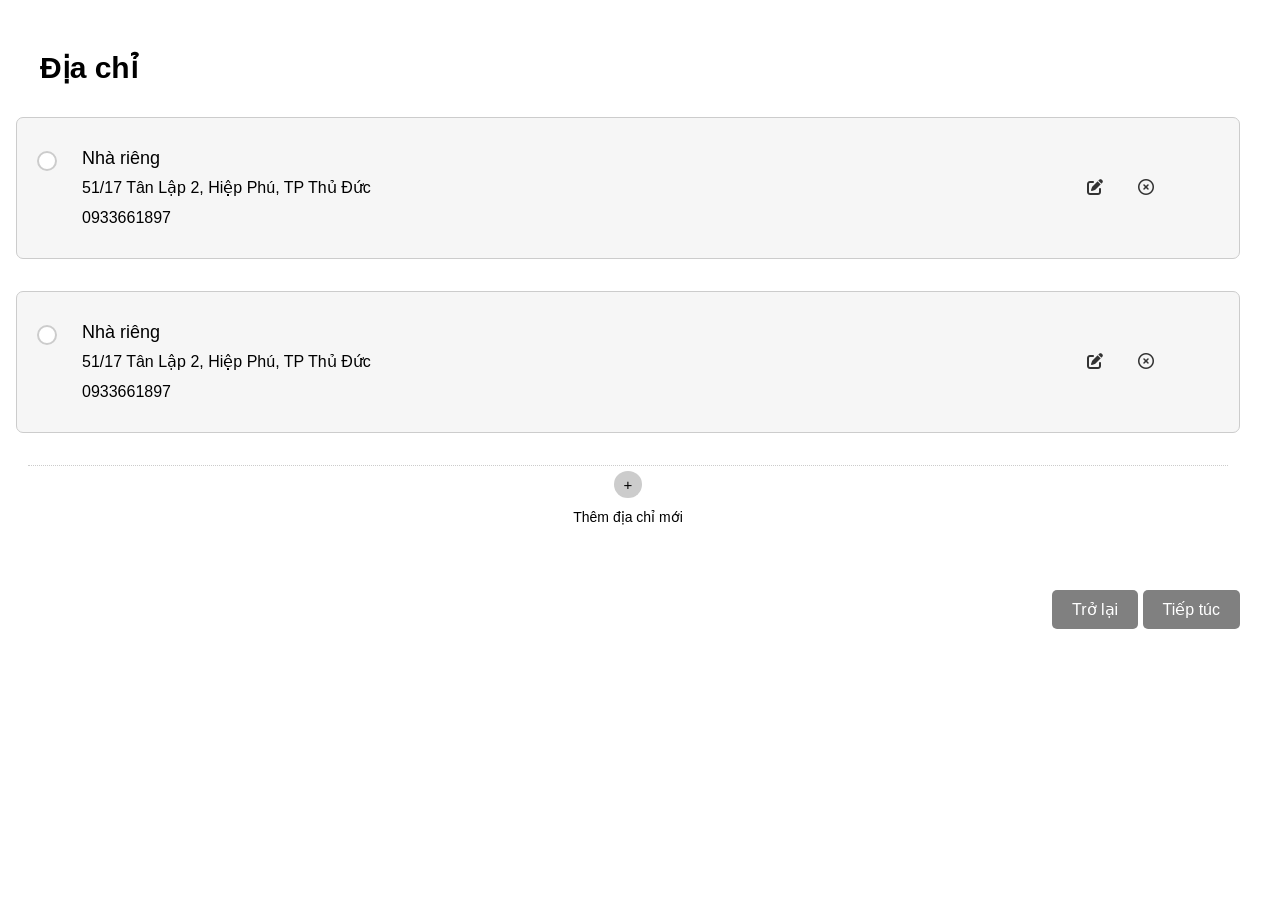
<file: cminh/html/paymentStep1.html>
<!DOCTYPE html>
<html lang="en">

<head>
    <meta charset="UTF-8">
    <meta name="viewport" content="width=device-width, initial-scale=1.0">
    <title>Thanh toán bước 1</title>
    <link rel="stylesheet" href="https://cdnjs.cloudflare.com/ajax/libs/font-awesome/6.6.0/css/all.min.css">
    <link rel="stylesheet" href="../css/grid.css">
    <link rel="stylesheet" href="../css/step1.css">

</head>

<body>
    <!-- Header and nav -->
    <!-- Địa chỉ thanh toán -->
    <main class="paymentStep1">
        <div class="grid wide ">
            <div class="row ">
                <div class="col l-12 paymentStep1__title">
                    <p class="paymentStep1__title-address">Địa chỉ</p>
                </div>
                    <section class="address row">
                        <div class="col address__input">
                            <input type="checkbox" id="checkbox">
                        </div>

                        <div class="col l-10 address-col">

                            <div class="address__item">
                                <div class="address__item-title">
                                    <p>Nhà riêng</p>
                                </div>
                                <div class="address__item-content">
                                    <p>51/17 Tân Lập 2, Hiệp Phú, TP Thủ Đức</p>
                                    <p>0933661897</p>
                                </div>
                            </div>
                        </div>

                        <div class="col l-1">
                            <div class="address__item-icon row">
                                <!-- 2 icon sửa và xóa địa chỉ -->
                                <div class="col l-6 icon">
                                    <i class="fa-solid fa-pen-to-square"></i>
                                </div>
                                <div class="col l-6 icon">
                                    <i class="fa-regular fa-circle-xmark"></i>
                                </div>
                            </div>
                        </div>
                    </section>



                    <section class="address row">
                        <div class="col address__input">
                            <input type="checkbox" id="checkbox">
                        </div>

                        <div class="col l-10 address-col">

                            <div class="address__item">
                                <div class="address__item-title">
                                    <p>Nhà riêng</p>
                                </div>
                                <div class="address__item-content">
                                    <p>51/17 Tân Lập 2, Hiệp Phú, TP Thủ Đức</p>
                                    <p>0933661897</p>
                                </div>
                            </div>
                        </div>

                        <div class="col l-1">
                            <div class="address__item-icon row">
                                <!-- 2 icon sửa và xóa địa chỉ -->
                                <div class="col l-6 icon">
                                    <i class="fa-solid fa-pen-to-square"></i>
                                </div>
                                <div class="col l-6 icon">
                                    <i class="fa-regular fa-circle-xmark"></i>
                                </div>
                            </div>
                        </div>
                    </section>

                
                <!-- add address -->
                <div class="col l-12 add__address">
                    <section class="add__address-action row">
                        <div class="col l-12 add__address-item">
                            <a href="#add-address-dialog" class="add__address-btn">+</a>
                            <p>Thêm địa chỉ mới</p>
                    </section>
                    <!-- overlay add address -->
                    
                    <div class="dialog overlay" id="add-address-dialog">
                        <div class="dialog-body">
                            <div class="title-add-address">
                                <h1>Thêm địa chỉ</h1>
                                <a class="btn-close-dialog" href=""><i class="fa-regular fa-circle-xmark"></i></a>    
                            </div>
                            <form>
                                <label for="">Tên địa chỉ</label> 
                                <input type="text"> 
                                <label for="">Địa chỉ cụ thể</label>
                                <input type="text">
                                <label for="">Số điện thoại</label>
                                <input type="text"> 

                                <input type="submit" value="Lưu địa chỉ">
                            </form>
                        </div>
                    </div>
                </div>
                <div class="col l-12 paymentStep1_btn">
                    <span class="paymentStep1__btn-prev">Trở lại</span>
                    <span class="paymentStep1__btn-next">Tiếp túc</span>
                </div>

            </div>
        </div>
    </main>
    <!-- Footer -->

</body>

</html>
</file>
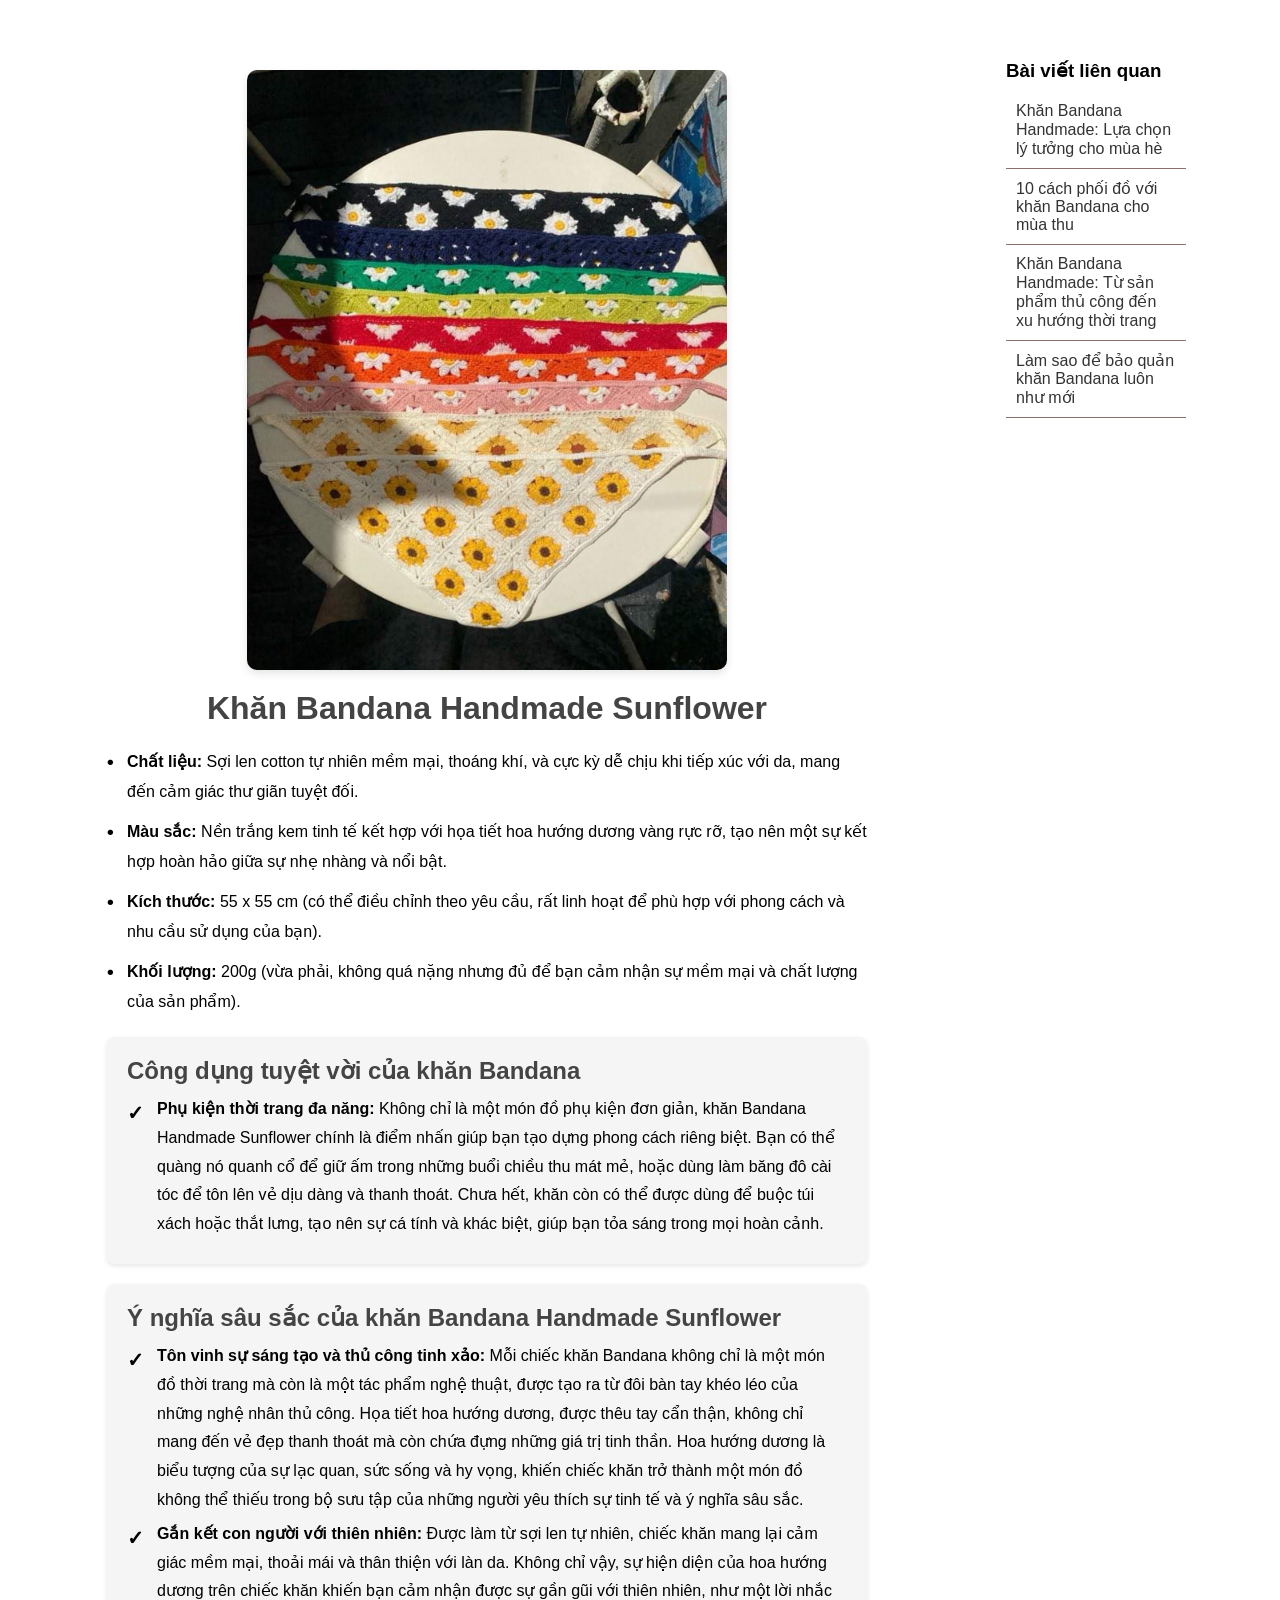
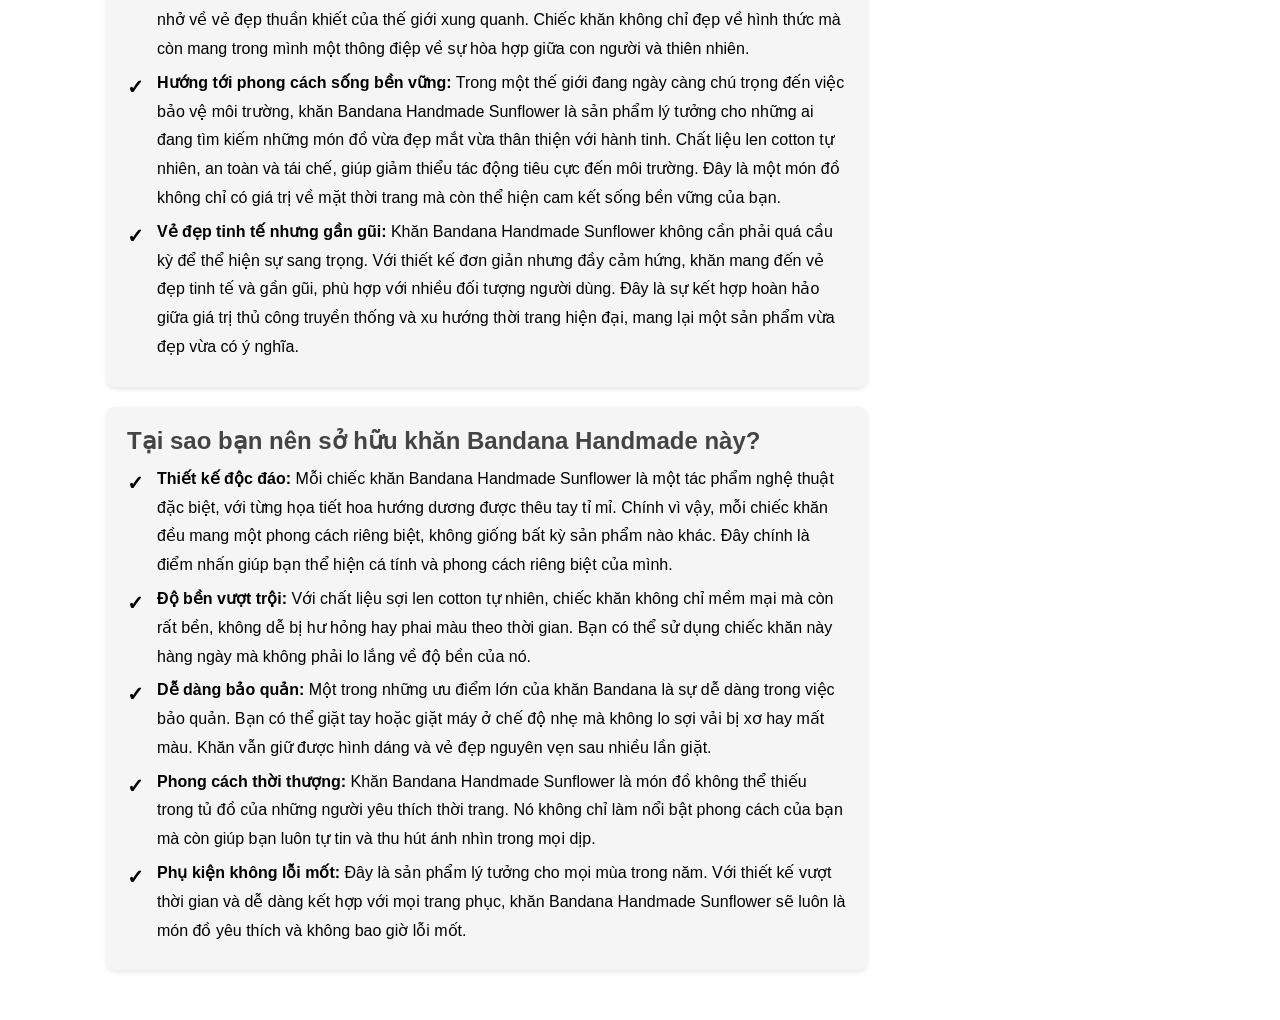
<file: cminh/html/postProBandana.html>
<!DOCTYPE html>
<html lang="vi">
<head>
    <meta charset="UTF-8">
    <meta name="viewport" content="width=device-width, initial-scale=1.0">
    <title>Bài viết sản phẩm - Khăn Bandana Handmade Sunflower</title>
    <link rel="stylesheet" href="https://cdnjs.cloudflare.com/ajax/libs/font-awesome/6.0.0-beta3/css/all.min.css">
    <link rel="stylesheet" href="../css/grid.css">
    <link rel="stylesheet" href="../css/postPro.css">
</head>
<body>
    <main>
        <section>
            <div class="grid wide container">
                <div class="row">
                    <!-- Cột trái: Nội dung bài viết sản phẩm -->
                    <div class="l-9">
                        <div class="productPost">
                            <!-- Hình ảnh sản phẩm -->
                            <div class="productPost-img">
                                <img src="../image/img_product/E912FE84-CB9B-4A8A-B213-5BF5D72DDCEA.jpg" alt="Khăn Bandana Handmade Sunflower">
                            </div>
                    
                            <!-- Tiêu đề sản phẩm -->
                            <h1 class="productPost-title">Khăn Bandana Handmade Sunflower</h1>
                    
                            <!-- Thông tin sản phẩm -->
                            <ul class="productPost-details">
                                <li><strong>Chất liệu:</strong> Sợi len cotton tự nhiên mềm mại, thoáng khí, và cực kỳ dễ chịu khi tiếp xúc với da, mang đến cảm giác thư giãn tuyệt đối.</li>
                                <li><strong>Màu sắc:</strong> Nền trắng kem tinh tế kết hợp với họa tiết hoa hướng dương vàng rực rỡ, tạo nên một sự kết hợp hoàn hảo giữa sự nhẹ nhàng và nổi bật.</li>
                                <li><strong>Kích thước:</strong> 55 x 55 cm (có thể điều chỉnh theo yêu cầu, rất linh hoạt để phù hợp với phong cách và nhu cầu sử dụng của bạn).</li>
                                <li><strong>Khối lượng:</strong> 200g (vừa phải, không quá nặng nhưng đủ để bạn cảm nhận sự mềm mại và chất lượng của sản phẩm).</li>
                            </ul>
                    
                            <!-- Công dụng -->
                            <div class="productPost-usage">
                                <h2>Công dụng tuyệt vời của khăn Bandana</h2>
                                <p class="check-item"><strong>Phụ kiện thời trang đa năng:</strong> Không chỉ là một món đồ phụ kiện đơn giản, khăn Bandana Handmade Sunflower chính là điểm nhấn giúp bạn tạo dựng phong cách riêng biệt. Bạn có thể quàng nó quanh cổ để giữ ấm trong những buổi chiều thu mát mẻ, hoặc dùng làm băng đô cài tóc để tôn lên vẻ dịu dàng và thanh thoát. Chưa hết, khăn còn có thể được dùng để buộc túi xách hoặc thắt lưng, tạo nên sự cá tính và khác biệt, giúp bạn tỏa sáng trong mọi hoàn cảnh.</p>
                                <!-- Thêm các công dụng khác ở đây -->
                            </div>
                    
                            <!-- Ý nghĩa sản phẩm -->
                            <div class="productPost-meaning">
                                <h2>Ý nghĩa sâu sắc của khăn Bandana Handmade Sunflower</h2>
                                <p class="check-item"><strong>Tôn vinh sự sáng tạo và thủ công tinh xảo:</strong> Mỗi chiếc khăn Bandana không chỉ là một món đồ thời trang mà còn là một tác phẩm nghệ thuật, được tạo ra từ đôi bàn tay khéo léo của những nghệ nhân thủ công. Họa tiết hoa hướng dương, được thêu tay cẩn thận, không chỉ mang đến vẻ đẹp thanh thoát mà còn chứa đựng những giá trị tinh thần. Hoa hướng dương là biểu tượng của sự lạc quan, sức sống và hy vọng, khiến chiếc khăn trở thành một món đồ không thể thiếu trong bộ sưu tập của những người yêu thích sự tinh tế và ý nghĩa sâu sắc.</p>
                                <p class="check-item"><strong>Gắn kết con người với thiên nhiên:</strong> Được làm từ sợi len tự nhiên, chiếc khăn mang lại cảm giác mềm mại, thoải mái và thân thiện với làn da. Không chỉ vậy, sự hiện diện của hoa hướng dương trên chiếc khăn khiến bạn cảm nhận được sự gần gũi với thiên nhiên, như một lời nhắc nhở về vẻ đẹp thuần khiết của thế giới xung quanh. Chiếc khăn không chỉ đẹp về hình thức mà còn mang trong mình một thông điệp về sự hòa hợp giữa con người và thiên nhiên.</p>
                                <p class="check-item"><strong>Hướng tới phong cách sống bền vững:</strong> Trong một thế giới đang ngày càng chú trọng đến việc bảo vệ môi trường, khăn Bandana Handmade Sunflower là sản phẩm lý tưởng cho những ai đang tìm kiếm những món đồ vừa đẹp mắt vừa thân thiện với hành tinh. Chất liệu len cotton tự nhiên, an toàn và tái chế, giúp giảm thiểu tác động tiêu cực đến môi trường. Đây là một món đồ không chỉ có giá trị về mặt thời trang mà còn thể hiện cam kết sống bền vững của bạn.</p>
                                <p class="check-item"><strong>Vẻ đẹp tinh tế nhưng gần gũi:</strong> Khăn Bandana Handmade Sunflower không cần phải quá cầu kỳ để thể hiện sự sang trọng. Với thiết kế đơn giản nhưng đầy cảm hứng, khăn mang đến vẻ đẹp tinh tế và gần gũi, phù hợp với nhiều đối tượng người dùng. Đây là sự kết hợp hoàn hảo giữa giá trị thủ công truyền thống và xu hướng thời trang hiện đại, mang lại một sản phẩm vừa đẹp vừa có ý nghĩa.</p>
                            </div>

                            <div class="productPost-additional">
                                <h2>Tại sao bạn nên sở hữu khăn Bandana Handmade này?</h2>
                                <p class="check-item"><strong>Thiết kế độc đáo:</strong> Mỗi chiếc khăn Bandana Handmade Sunflower là một tác phẩm nghệ thuật đặc biệt, với từng họa tiết hoa hướng dương được thêu tay tỉ mỉ. Chính vì vậy, mỗi chiếc khăn đều mang một phong cách riêng biệt, không giống bất kỳ sản phẩm nào khác. Đây chính là điểm nhấn giúp bạn thể hiện cá tính và phong cách riêng biệt của mình.</p>
                                <p class="check-item"><strong>Độ bền vượt trội:</strong> Với chất liệu sợi len cotton tự nhiên, chiếc khăn không chỉ mềm mại mà còn rất bền, không dễ bị hư hỏng hay phai màu theo thời gian. Bạn có thể sử dụng chiếc khăn này hàng ngày mà không phải lo lắng về độ bền của nó.</p>
                                <p class="check-item"><strong>Dễ dàng bảo quản:</strong> Một trong những ưu điểm lớn của khăn Bandana là sự dễ dàng trong việc bảo quản. Bạn có thể giặt tay hoặc giặt máy ở chế độ nhẹ mà không lo sợi vải bị xơ hay mất màu. Khăn vẫn giữ được hình dáng và vẻ đẹp nguyên vẹn sau nhiều lần giặt.</p>
                                <p class="check-item"><strong>Phong cách thời thượng:</strong> Khăn Bandana Handmade Sunflower là món đồ không thể thiếu trong tủ đồ của những người yêu thích thời trang. Nó không chỉ làm nổi bật phong cách của bạn mà còn giúp bạn luôn tự tin và thu hút ánh nhìn trong mọi dịp.</p>
                                <p class="check-item"><strong>Phụ kiện không lỗi mốt:</strong> Đây là sản phẩm lý tưởng cho mọi mùa trong năm. Với thiết kế vượt thời gian và dễ dàng kết hợp với mọi trang phục, khăn Bandana Handmade Sunflower sẽ luôn là món đồ yêu thích và không bao giờ lỗi mốt.</p>
                            </div>
                        </div>
                    </div>
                    
                    <!-- Cột phải: Bài viết liên quan -->
                    <div class="l-3">
                        <div class="related-posts">
                            <h3>Bài viết liên quan</h3>
                            <ul>
                                <li><a href="#">Khăn Bandana Handmade: Lựa chọn lý tưởng cho mùa hè</a></li>
                                <li><a href="#">10 cách phối đồ với khăn Bandana cho mùa thu</a></li>
                                <li><a href="#">Khăn Bandana Handmade: Từ sản phẩm thủ công đến xu hướng thời trang</a></li>
                                <li><a href="#">Làm sao để bảo quản khăn Bandana luôn như mới</a></li>
                                <!-- Thêm các bài viết khác ở đây -->
                            </ul>
                        </div>
                    </div>
                </div>
            </div>
        </section>
    </main>
</body>
</html>
</file>
<file: cminh/css/grid.css>
* {
    margin: 0;
    padding: 0;
    box-sizing: border-box;
    font-family: Arial, Helvetica, sans-serif;
}

.grid {
    width: 100%;
    display: block;
    padding: 0;
}

.grid.wide {
    max-width: 1200px;
    margin: 0 auto;
}

.row {
    display: flex;
    flex-wrap: wrap;
    margin-left: -4px;
    margin-right: -4px;
}

.row.no-gutters {
    margin-left: 0;
    margin-right: 0;
}

.col {
    padding-left: 4px;
    padding-right: 4px;
}

.row.no-gutters .col {
    padding-left: 0;
    padding-right: 0;
}

.c-0 {
    display: none;
}

.c-1 {
    flex: 0 0 8.33333%;
    max-width: 8.33333%;
}

.c-2 {
    flex: 0 0 16.66667%;
    max-width: 16.66667%;
}

.c-3 {
    flex: 0 0 25%;
    max-width: 25%;
}

.c-4 {
    flex: 0 0 33.33333%;
    max-width: 33.33333%;
}

.c-5 {
    flex: 0 0 41.66667%;
    max-width: 41.66667%;
}

.c-6 {
    flex: 0 0 50%;
    max-width: 50%;
}

.c-7 {
    flex: 0 0 58.33333%;
    max-width: 58.33333%;
}

.c-8 {
    flex: 0 0 66.66667%;
    max-width: 66.66667%;
}

.c-9 {
    flex: 0 0 75%;
    max-width: 75%;
}

.c-10 {
    flex: 0 0 83.33333%;
    max-width: 83.33333%;
}

.c-11 {
    flex: 0 0 91.66667%;
    max-width: 91.66667%;
}

.c-12 {
    flex: 0 0 100%;
    max-width: 100%;
}

.c-o-1 {
    margin-left: 8.33333%;
}

.c-o-2 {
    margin-left: 16.66667%;
}

.c-o-3 {
    margin-left: 25%;
}

.c-o-4 {
    margin-left: 33.33333%;
}

.c-o-5 {
    margin-left: 41.66667%;
}

.c-o-6 {
    margin-left: 50%;
}

.c-o-7 {
    margin-left: 58.33333%;
}

.c-o-8 {
    margin-left: 66.66667%;
}

.c-o-9 {
    margin-left: 75%;
}

.c-o-10 {
    margin-left: 83.33333%;
}

.c-o-11 {
    margin-left: 91.66667%;
}

/* >= Tablet */
@media (min-width: 740px) {
    .row {
        margin-left: -8px;
        margin-right: -8px;
    }

    .col {
        padding-left: 8px;
        padding-right: 8px;
    }

    .m-0 {
        display: none;
    }

    .m-1,
    .m-2,
    .m-3,
    .m-4,
    .m-5,
    .m-6,
    .m-7,
    .m-8,
    .m-9,
    .m-10,
    .m-11,
    .m-12 {
        display: block;
    }

    .m-1 {
        flex: 0 0 8.33333%;
        max-width: 8.33333%;
    }

    .m-2 {
        flex: 0 0 16.66667%;
        max-width: 16.66667%;
    }

    .m-3 {
        flex: 0 0 25%;
        max-width: 25%;
    }

    .m-4 {
        flex: 0 0 33.33333%;
        max-width: 33.33333%;
    }

    .m-5 {
        flex: 0 0 41.66667%;
        max-width: 41.66667%;
    }

    .m-6 {
        flex: 0 0 50%;
        max-width: 50%;
    }

    .m-7 {
        flex: 0 0 58.33333%;
        max-width: 58.33333%;
    }

    .m-8 {
        flex: 0 0 66.66667%;
        max-width: 66.66667%;
    }

    .m-9 {
        flex: 0 0 75%;
        max-width: 75%;
    }

    .m-10 {
        flex: 0 0 83.33333%;
        max-width: 83.33333%;
    }

    .m-11 {
        flex: 0 0 91.66667%;
        max-width: 91.66667%;
    }

    .m-12 {
        flex: 0 0 100%;
        max-width: 100%;
    }

    .m-o-1 {
        margin-left: 8.33333%;
    }

    .m-o-2 {
        margin-left: 16.66667%;
    }

    .m-o-3 {
        margin-left: 25%;
    }

    .m-o-4 {
        margin-left: 33.33333%;
    }

    .m-o-5 {
        margin-left: 41.66667%;
    }

    .m-o-6 {
        margin-left: 50%;
    }

    .m-o-7 {
        margin-left: 58.33333%;
    }

    .m-o-8 {
        margin-left: 66.66667%;
    }

    .m-o-9 {
        margin-left: 75%;
    }

    .m-o-10 {
        margin-left: 83.33333%;
    }

    .m-o-11 {
        margin-left: 91.66667%;
    }
}

/* PC medium resolution > */
@media (min-width: 1113px) {
    .row {
        margin-left: -12px;
        margin-right: -12px;
    }

    .row.sm-gutter {
        margin-left: -5px;
        margin-right: -5px;
    }

    .col {
        padding-left: 12px;
        padding-right: 12px;
    }

    .row.sm-gutter .col {
        padding-left: 5px;
        padding-right: 5px;
    }

    .l-0 {
        display: none;
    }

    .l-1,
    .l-2,
    .l-2-4,
    .l-3,
    .l-4,
    .l-5,
    .l-6,
    .l-7,
    .l-8,
    .l-9,
    .l-10,
    .l-11,
    .l-12 {
        display: block;
    }

    .l-1 {
        flex: 0 0 8.33333%;
        max-width: 8.33333%;
    }

    .l-2 {
        flex: 0 0 16.66667%;
        max-width: 16.66667%;
    }

    .l-2-4 {
        flex: 0 0 20%;
        max-width: 20%;
    }

    .l-3 {
        flex: 0 0 25%;
        max-width: 25%;
    }

    .l-4 {
        flex: 0 0 33.33333%;
        max-width: 33.33333%;
    }

    .l-5 {
        flex: 0 0 41.66667%;
        max-width: 41.66667%;
    }

    .l-6 {
        flex: 0 0 50%;
        max-width: 50%;
    }

    .l-7 {
        flex: 0 0 58.33333%;
        max-width: 58.33333%;
    }

    .l-8 {
        flex: 0 0 66.66667%;
        max-width: 66.66667%;
    }

    .l-9 {
        flex: 0 0 75%;
        max-width: 75%;
    }

    .l-10 {
        flex: 0 0 83.33333%;
        max-width: 83.33333%;
    }

    .l-11 {
        flex: 0 0 91.66667%;
        max-width: 91.66667%;
    }

    .l-12 {
        flex: 0 0 100%;
        max-width: 100%;
    }

    .l-o-1 {
        margin-left: 8.33333%;
    }

    .l-o-2 {
        margin-left: 16.66667%;
    }

    .l-o-3 {
        margin-left: 25%;
    }

    .l-o-4 {
        margin-left: 33.33333%;
    }

    .l-o-5 {
        margin-left: 41.66667%;
    }

    .l-o-6 {
        margin-left: 50%;
    }

    .l-o-7 {
        margin-left: 58.33333%;
    }

    .l-o-8 {
        margin-left: 66.66667%;
    }

    .l-o-9 {
        margin-left: 75%;
    }

    .l-o-10 {
        margin-left: 83.33333%;
    }

    .l-o-11 {
        margin-left: 91.66667%;
    }
}

/* Tablet - PC low resolution */
@media (min-width: 740px) and (max-width: 1023px) {
    .wide {
        width: 644px;
    }
}

/* > PC low resolution */
@media (min-width: 1024px) and (max-width: 1239px) {
    .wide {
        width: 984px;
    }

    .wide .row {
        margin-left: -12px;
        margin-right: -12px;
    }

    .wide .row.sm-gutter {
        margin-left: -5px;
        margin-right: -5px;
    }

    .wide .col {
        padding-left: 12px;
        padding-right: 12px;
    }

    .wide .row.sm-gutter .col {
        padding-left: 5px;
        padding-right: 5px;
    }

    .wide .l-0 {
        display: none;
    }

    .wide .l-1,
    .wide .l-2,
    .wide .l-2-4,
    .wide .l-3,
    .wide .l-4,
    .wide .l-5,
    .wide .l-6,
    .wide .l-7,
    .wide .l-8,
    .wide .l-9,
    .wide .l-10,
    .wide .l-11,
    .wide .l-12 {
        display: block;
    }

    .wide .l-1 {
        flex: 0 0 8.33333%;
        max-width: 8.33333%;
    }

    .wide .l-2 {
        flex: 0 0 16.66667%;
        max-width: 16.66667%;
    }

    .wide .l-2-4 {
        flex: 0 0 20%;
        max-width: 20%;
    }

    .wide .l-3 {
        flex: 0 0 25%;
        max-width: 25%;
    }

    .wide .l-4 {
        flex: 0 0 33.33333%;
        max-width: 33.33333%;
    }

    .wide .l-5 {
        flex: 0 0 41.66667%;
        max-width: 41.66667%;
    }

    .wide .l-6 {
        flex: 0 0 50%;
        max-width: 50%;
    }

    .wide .l-7 {
        flex: 0 0 58.33333%;
        max-width: 58.33333%;
    }

    .wide .l-8 {
        flex: 0 0 66.66667%;
        max-width: 66.66667%;
    }

    .wide .l-9 {
        flex: 0 0 75%;
        max-width: 75%;
    }

    .wide .l-10 {
        flex: 0 0 83.33333%;
        max-width: 83.33333%;
    }

    .wide .l-11 {
        flex: 0 0 91.66667%;
        max-width: 91.66667%;
    }

    .wide .l-12 {
        flex: 0 0 100%;
        max-width: 100%;
    }

    .wide .l-o-1 {
        margin-left: 8.33333%;
    }

    .wide .l-o-2 {
        margin-left: 16.66667%;
    }

    .wide .l-o-3 {
        margin-left: 25%;
    }

    .wide .l-o-4 {
        margin-left: 33.33333%;
    }

    .wide .l-o-5 {
        margin-left: 41.66667%;
    }

    .wide .l-o-6 {
        margin-left: 50%;
    }

    .wide .l-o-7 {
        margin-left: 58.33333%;
    }

    .wide .l-o-8 {
        margin-left: 66.66667%;
    }

    .wide .l-o-9 {
        margin-left: 75%;
    }

    .wide .l-o-10 {
        margin-left: 83.33333%;
    }

    .wide .l-o-11 {
        margin-left: 91.66667%;
    }
}
</file>
<file: cminh/css/main.css>
.col {
    text-align: center;
    background-clip: content-box;
    margin-top: 8px;
    margin-bottom: 8px;
}

/* banner  quảng cáo  */
.banner-home {
    position: relative;
    width: 100%;
    height: 350px;
    overflow: hidden;
    /* background-color: aqua;  */
}

.slider-container {
    display: flex;
    transition: transform 0.5s ease-in-out;
}

.slide {
    flex: 0 0 100%;
    height: 100%;
}

.slide img {
    width: 100%;
    height: 100%;
    object-fit: cover;
    object-position: center center;
}

.dots-container {
    position: absolute;
    bottom: 10px;
    left: 50%;
    transform: translateX(-50%);
    display: flex;
    gap: 5px;
}

.dot {
    width: 15px;
    height: 15px;
    border-radius: 50%;
    background-color: rgba(206, 206, 206, 0.7);
    cursor: pointer;
    transition: background-color 0.3s;
}

.dot.active {
    background-color: white;
}

@media (max-width:1023px) {
    .banner-home {
        height: auto;

    }
}


/* KẾT THÚC STYLE HEADER */

/* END banner  quảng cáo  */





/* Sản phẩm Trạm Nhỏ Xinh */
.product {
    max-width: 280px;
    height: 365px;
    background-color: aliceblue;
    margin: 5px;
    box-sizing: border-box;
    border-radius: 10px;
    position: relative;
    border: 2px solid #8D6E6E;
    overflow: hidden;
}

.product .img-product {
    width: 280px;
    height: 250px;
    background-color: blue;
    overflow: hidden;
}

.product .img-product img {
    width: 100%;
    height: 100%;
    transition: transform 0.3s ease;
}

.product .img-product:hover img {
    transform: scale(1.1);
}

.product .name-product {
    width: 100%;
    height: 45px;
    padding: 10px;
    font-size: 14px;
    line-height: 18px;
    overflow: hidden;
    display: -webkit-box;
    -webkit-box-orient: vertical;
    text-overflow: ellipsis;
}

.product .price-product span,
.product .name-product span {
    font-weight: 400;
    font-size: 16px;
}

.product .price-product {
    height: 35px;
    line-height: 35px;
}


.product .addCart-product {
    width: 100%;
    height: 35px;
    border: none;
    background: #808080;
    color: white;
}

.product .addCart-product:hover {
    width: 100%;
    height: 35px;
    border: none;
    background: #8D6E6E;
    color: white;
    cursor: pointer;
}

.product .icon {
    width: 30px;
    height: 30px;
    display: flex;
    float: right;
    justify-content: center;
    align-items: center;
    margin: 10px;
    font-size: 26px;
    transition: color 0.3s ease;
}

.product .heart-button {
    position: absolute;
    top: 0;
    right: 0;
    border: none;
    background: none;
    cursor: pointer;
}

.product .heart-button .off {
    display: block;
}

.product .heart-button .on {
    display: none;
}

.product .heart-button.active .on {
    display: block;
    color: red;
}

.product .heart-button.active .off {
    display: none;
}

.heart-button.active .icon {
    color: red;
}

.title-box {
    width: 100%;
    height: 70px;
    border-bottom: 2px solid #8D6E6E;
    background-color: white;
}

.title-box h3 {
    width: 250px;
    float: left;
    line-height: 70px;
    margin: 0;
    font-weight: 400;
    font-size: 24px;
}

.box-hot-product {
    position: relative;
    display: flex;
    overflow: hidden;
    width: 100%;
    justify-content: flex-start;

}

.box-hot-product .product {
    flex: 0 0 auto;
    width: 280px;
    height: 365px;
    background-color: aliceblue;
    margin: 5px;
    box-sizing: border-box;
    border-radius: 10px;
    position: relative;
    border: 2px solid #8D6E6E;
    overflow: hidden;
}

.box-hot-product .prev-btn,
.box-hot-product .next-btn {
    width: 30px;
    height: 30px;
    display: flex;
    justify-content: center;
    align-items: center;
    position: absolute;
    top: 50%;
    transform: translateY(-50%);
    background-color: rgba(0, 0, 0, 0.5);
    color: white;
    border: none;
    font-size: 18px;
    cursor: pointer;
    z-index: 1;
    border-radius: 50%;
}

.box-hot-product .prev-btn {
    left: 10px;
}

.box-hot-product .next-btn {
    right: 10px;
}

.box-hot-product .products-container {
    display: flex;
    flex-wrap: nowrap;
    transition: transform 0.3s ease;
    overflow-x: auto; /* Cho phép cuộn ngang */
    scroll-behavior: smooth; /* Cuộn mượt */
}

.product-hot {
    padding: 0;
}

.products-container.active {
    cursor: grabbing;
}

.products-container {
    cursor: grab;
}

.box-hot-product .products-container {
    display: flex;
    flex-wrap: nowrap;
    overflow-x: auto;
    scroll-behavior: smooth;
}

.products-container::-webkit-scrollbar {
    display: none;
}

/* END Sản phẩm Trạm Nhỏ Xinh */












/* Bài viết Trạm nhỏ xinh */
.post {
    max-width: 380px;
    height: 445px;
    border-radius: 10px;
    overflow: hidden;
    box-sizing: border-box;
}

.post .img-post {
    width: 100%;
    height: 300px;
    overflow: hidden;
}

.post .img-post img {
    width: 100%;
    height: 100%;
    object-fit: cover;

}

.post .name-post {
    width: 100%;
    height: 55px;
    padding: 10px;
    font-size: 16px;
    line-height: 21px;
    overflow: hidden;
    display: -webkit-box;
    -webkit-box-orient: vertical;
    text-overflow: ellipsis;
    text-align: left;
}

.post .name-post a {
    display: block;
    font-weight: 540;
    font-size: 16px;
    color: black;
    text-decoration: none;
    word-wrap: break-word;
}

.post .description {
    width: 100%;
    height: 55px;
    padding: 10px;
    font-size: 14px;
    line-height: 15px;
    overflow: hidden;
    display: -webkit-box;
    -webkit-box-orient: vertical;
    text-overflow: ellipsis;
    text-align: left;
}

.post .description span {
    font-style: italic;
    font-weight: 400;
    word-wrap: break-word;

}

.sub-banner-home {
    height: 300px;
    background-color: aqua;
    overflow: hidden;
}

.sub-banner-home img {
    width: 100%;
    height: 100%;
    object-fit: cover;
    object-position: center;
}

.banner-sub {
    padding: 0;
}

/* END Bài viết Trạm nhỏ xinh */










/* bố cục chính sách Trạm Nhỏ Xinh */
.policy-home {
    max-width: 380px;
    height: 150px;
    border: 2px solid #8D6E6E;
    border-radius: 10px;
    overflow: hidden;
    box-sizing: border-box;
}

/* END bố cục chính sách Trạm Nhỏ Xinh */



/* REPONTIVE trang chủ Trạm Nhỏ Xinh */
@media (max-width: 745px) {
    .c-12 {
        display: flex;
        justify-content: center;
    }
}

@media (min-width: 740px) and (max-width: 1023px) {
    .row {
        /* display: flex; */
        justify-content: center;
    }



}

/* END REPONTIVE trang chủ Trạm Nhỏ Xinh */
































/* footer Chí Minh  */
/* Footer Trạm Nhỏ Xinh */
footer {
    background-color: #f8f8f8;
    padding: 40px 0;
    color: #333;
    border-top: 2px solid #ddd;
}

.footer_item {
    text-align: center;
    margin-bottom: 20px;
}

.footer_item h3 {
    color: #8D6E6E;
    font-weight: 300;
    font-size: 18px;
    margin-top: 12px;
}

.footer_item img {
    width: 180px;
    margin-bottom: 12px;
}

.footer_menu,
.footer_policy,
.footer_info {
    list-style: none;
    padding: 0;
}

.footer_menu li,
.footer_policy li,
.footer_info li {
    margin: 20px 0;
}

.footer_info .box-info {
    height: 40px;
}

.footer_menu li a,
.footer_policy li,
.footer_info li span {
    text-decoration: none;
    color: #333;
    font-size: 14px;
}

.footer_menu li a:hover {
    color: #8D6E6E;
}

.footer_info li h6 {

    font-size: 14px;
    height: 40px;
    color: #333;
    font-weight: bold;

    float: left;
    margin: 0 0 0 8px;
    margin-right: 8px;

}

.footer_info .adress h6 {
    min-width: 51px;
}

.footer_info li span {

    height: auto;
    font-size: 14px;
    color: #8D6E6E;
}

footer .footer_policy li {
    font-size: 14px;
    color: #8D6E6E;
}

@media (max-width: 1018px) {
    .footer_item a img {
        width: 100px;
        margin-bottom: 12px;
    }

    .footer_info .box-info {
        height: 40px;

    }

    .footer_info li h6 {
        width: 100%;
        height: auto;
    }

    .footer_info li span {
        width: 500px;
        height: auto;
        font-size: 14px;
        color: #8D6E6E;
    }
}

@media (min-width: 1018px) {
    .footer_info .box-info {
        display: flex;
    }

    .footer_info li h6 {
        display: flex;
    }
}

/* END Footer Trạm Nhỏ Xinh */
/* footer Chí Minh  */
</file>
<file: css/grid.css>
* {
    margin: 0;
    padding: 0;
    box-sizing: border-box;
    font-family: Arial, Helvetica, sans-serif;
}

.grid {
    width: 100%;
    display: block;
    padding: 0;
}

.grid.wide {
    max-width: 1200px;
    margin: 0 auto;
}

.row {
    display: flex;
    flex-wrap: wrap;
    margin-left: -4px;
    margin-right: -4px;
}

.row.no-gutters {
    margin-left: 0;
    margin-right: 0;
}

.col {
    padding-left: 4px;
    padding-right: 4px;
}

.row.no-gutters .col {
    padding-left: 0;
    padding-right: 0;
}

.c-0 {
    display: none;
}

.c-1 {
    flex: 0 0 8.33333%;
    max-width: 8.33333%;
}

.c-2 {
    flex: 0 0 16.66667%;
    max-width: 16.66667%;
}

.c-3 {
    flex: 0 0 25%;
    max-width: 25%;
}

.c-4 {
    flex: 0 0 33.33333%;
    max-width: 33.33333%;
}

.c-5 {
    flex: 0 0 41.66667%;
    max-width: 41.66667%;
}

.c-6 {
    flex: 0 0 50%;
    max-width: 50%;
}

.c-7 {
    flex: 0 0 58.33333%;
    max-width: 58.33333%;
}

.c-8 {
    flex: 0 0 66.66667%;
    max-width: 66.66667%;
}

.c-9 {
    flex: 0 0 75%;
    max-width: 75%;
}

.c-10 {
    flex: 0 0 83.33333%;
    max-width: 83.33333%;
}

.c-11 {
    flex: 0 0 91.66667%;
    max-width: 91.66667%;
}

.c-12 {
    flex: 0 0 100%;
    max-width: 100%;
}

.c-o-1 {
    margin-left: 8.33333%;
}

.c-o-2 {
    margin-left: 16.66667%;
}

.c-o-3 {
    margin-left: 25%;
}

.c-o-4 {
    margin-left: 33.33333%;
}

.c-o-5 {
    margin-left: 41.66667%;
}

.c-o-6 {
    margin-left: 50%;
}

.c-o-7 {
    margin-left: 58.33333%;
}

.c-o-8 {
    margin-left: 66.66667%;
}

.c-o-9 {
    margin-left: 75%;
}

.c-o-10 {
    margin-left: 83.33333%;
}

.c-o-11 {
    margin-left: 91.66667%;
}

/* >= Tablet */
@media (min-width: 740px) {
    .row {
        margin-left: -8px;
        margin-right: -8px;
    }

    .col {
        padding-left: 8px;
        padding-right: 8px;
    }

    .m-0 {
        display: none;
    }

    .m-1,
    .m-2,
    .m-3,
    .m-4,
    .m-5,
    .m-6,
    .m-7,
    .m-8,
    .m-9,
    .m-10,
    .m-11,
    .m-12 {
        display: block;
    }

    .m-1 {
        flex: 0 0 8.33333%;
        max-width: 8.33333%;
    }

    .m-2 {
        flex: 0 0 16.66667%;
        max-width: 16.66667%;
    }

    .m-3 {
        flex: 0 0 25%;
        max-width: 25%;
    }

    .m-4 {
        flex: 0 0 33.33333%;
        max-width: 33.33333%;
    }

    .m-5 {
        flex: 0 0 41.66667%;
        max-width: 41.66667%;
    }

    .m-6 {
        flex: 0 0 50%;
        max-width: 50%;
    }

    .m-7 {
        flex: 0 0 58.33333%;
        max-width: 58.33333%;
    }

    .m-8 {
        flex: 0 0 66.66667%;
        max-width: 66.66667%;
    }

    .m-9 {
        flex: 0 0 75%;
        max-width: 75%;
    }

    .m-10 {
        flex: 0 0 83.33333%;
        max-width: 83.33333%;
    }

    .m-11 {
        flex: 0 0 91.66667%;
        max-width: 91.66667%;
    }

    .m-12 {
        flex: 0 0 100%;
        max-width: 100%;
    }

    .m-o-1 {
        margin-left: 8.33333%;
    }

    .m-o-2 {
        margin-left: 16.66667%;
    }

    .m-o-3 {
        margin-left: 25%;
    }

    .m-o-4 {
        margin-left: 33.33333%;
    }

    .m-o-5 {
        margin-left: 41.66667%;
    }

    .m-o-6 {
        margin-left: 50%;
    }

    .m-o-7 {
        margin-left: 58.33333%;
    }

    .m-o-8 {
        margin-left: 66.66667%;
    }

    .m-o-9 {
        margin-left: 75%;
    }

    .m-o-10 {
        margin-left: 83.33333%;
    }

    .m-o-11 {
        margin-left: 91.66667%;
    }
}

/* PC medium resolution > */
@media (min-width: 1113px) {
    .row {
        margin-left: -12px;
        margin-right: -12px;
    }

    .row.sm-gutter {
        margin-left: -5px;
        margin-right: -5px;
    }

    .col {
        padding-left: 12px;
        padding-right: 12px;
    }

    .row.sm-gutter .col {
        padding-left: 5px;
        padding-right: 5px;
    }

    .l-0 {
        display: none;
    }

    .l-1,
    .l-2,
    .l-2-4,
    .l-3,
    .l-4,
    .l-5,
    .l-6,
    .l-7,
    .l-8,
    .l-9,
    .l-10,
    .l-11,
    .l-12 {
        display: block;
    }

    .l-1 {
        flex: 0 0 8.33333%;
        max-width: 8.33333%;
    }

    .l-2 {
        flex: 0 0 16.66667%;
        max-width: 16.66667%;
    }

    .l-2-4 {
        flex: 0 0 20%;
        max-width: 20%;
    }

    .l-3 {
        flex: 0 0 25%;
        max-width: 25%;
    }

    .l-4 {
        flex: 0 0 33.33333%;
        max-width: 33.33333%;
    }

    .l-5 {
        flex: 0 0 41.66667%;
        max-width: 41.66667%;
    }

    .l-6 {
        flex: 0 0 50%;
        max-width: 50%;
    }

    .l-7 {
        flex: 0 0 58.33333%;
        max-width: 58.33333%;
    }

    .l-8 {
        flex: 0 0 66.66667%;
        max-width: 66.66667%;
    }

    .l-9 {
        flex: 0 0 75%;
        max-width: 75%;
    }

    .l-10 {
        flex: 0 0 83.33333%;
        max-width: 83.33333%;
    }

    .l-11 {
        flex: 0 0 91.66667%;
        max-width: 91.66667%;
    }

    .l-12 {
        flex: 0 0 100%;
        max-width: 100%;
    }

    .l-o-1 {
        margin-left: 8.33333%;
    }

    .l-o-2 {
        margin-left: 16.66667%;
    }

    .l-o-3 {
        margin-left: 25%;
    }

    .l-o-4 {
        margin-left: 33.33333%;
    }

    .l-o-5 {
        margin-left: 41.66667%;
    }

    .l-o-6 {
        margin-left: 50%;
    }

    .l-o-7 {
        margin-left: 58.33333%;
    }

    .l-o-8 {
        margin-left: 66.66667%;
    }

    .l-o-9 {
        margin-left: 75%;
    }

    .l-o-10 {
        margin-left: 83.33333%;
    }

    .l-o-11 {
        margin-left: 91.66667%;
    }
}

/* Tablet - PC low resolution */
@media (min-width: 740px) and (max-width: 1023px) {
    .wide {
        width: 644px;
    }
}

/* > PC low resolution */
@media (min-width: 1024px) and (max-width: 1239px) {
    .wide {
        width: 984px;
    }

    .wide .row {
        margin-left: -12px;
        margin-right: -12px;
    }

    .wide .row.sm-gutter {
        margin-left: -5px;
        margin-right: -5px;
    }

    .wide .col {
        padding-left: 12px;
        padding-right: 12px;
    }

    .wide .row.sm-gutter .col {
        padding-left: 5px;
        padding-right: 5px;
    }

    .wide .l-0 {
        display: none;
    }

    .wide .l-1,
    .wide .l-2,
    .wide .l-2-4,
    .wide .l-3,
    .wide .l-4,
    .wide .l-5,
    .wide .l-6,
    .wide .l-7,
    .wide .l-8,
    .wide .l-9,
    .wide .l-10,
    .wide .l-11,
    .wide .l-12 {
        display: block;
    }

    .wide .l-1 {
        flex: 0 0 8.33333%;
        max-width: 8.33333%;
    }

    .wide .l-2 {
        flex: 0 0 16.66667%;
        max-width: 16.66667%;
    }

    .wide .l-2-4 {
        flex: 0 0 20%;
        max-width: 20%;
    }

    .wide .l-3 {
        flex: 0 0 25%;
        max-width: 25%;
    }

    .wide .l-4 {
        flex: 0 0 33.33333%;
        max-width: 33.33333%;
    }

    .wide .l-5 {
        flex: 0 0 41.66667%;
        max-width: 41.66667%;
    }

    .wide .l-6 {
        flex: 0 0 50%;
        max-width: 50%;
    }

    .wide .l-7 {
        flex: 0 0 58.33333%;
        max-width: 58.33333%;
    }

    .wide .l-8 {
        flex: 0 0 66.66667%;
        max-width: 66.66667%;
    }

    .wide .l-9 {
        flex: 0 0 75%;
        max-width: 75%;
    }

    .wide .l-10 {
        flex: 0 0 83.33333%;
        max-width: 83.33333%;
    }

    .wide .l-11 {
        flex: 0 0 91.66667%;
        max-width: 91.66667%;
    }

    .wide .l-12 {
        flex: 0 0 100%;
        max-width: 100%;
    }

    .wide .l-o-1 {
        margin-left: 8.33333%;
    }

    .wide .l-o-2 {
        margin-left: 16.66667%;
    }

    .wide .l-o-3 {
        margin-left: 25%;
    }

    .wide .l-o-4 {
        margin-left: 33.33333%;
    }

    .wide .l-o-5 {
        margin-left: 41.66667%;
    }

    .wide .l-o-6 {
        margin-left: 50%;
    }

    .wide .l-o-7 {
        margin-left: 58.33333%;
    }

    .wide .l-o-8 {
        margin-left: 66.66667%;
    }

    .wide .l-o-9 {
        margin-left: 75%;
    }

    .wide .l-o-10 {
        margin-left: 83.33333%;
    }

    .wide .l-o-11 {
        margin-left: 91.66667%;
    }
}
</file>
<file: css/contact.css>
.contact-container {
    display: flex;
    max-width: 1200px;
    margin: 0 auto;
    padding: 20px;
}

.contact-from h2 {
    margin-left: 5px;
}

.social-links{
    display: flex;
    justify-content: space-around;
    margin-top: 15px;
}

.social-links a {
   text-decoration: none;
   color: black;
}

.from_information input {
    width: 40%;
    padding: 15px;
    margin: 10px 5px 5px;
    border: 1px solid #ccc;
    border-radius: 10px;
    font-size: 16px;
}

textarea {
    width: 82%;
    padding: 15px;
    margin: 10px 5px 5px;
    border: 1px solid #ccc;
    border-radius: 10px;
    font-size: 16px;
}

.gui-button {
    width: 20%;
    padding: 15px;
    background-color: #808080;
    color: #fff;
    font-size: 14px;
    font-weight: bold;
    text-align: center;
    border: none;
    border-radius: 5px;
    cursor: pointer;
    margin: 10px 5px 5px;
    transition: background-color 0.3s;
}

.gui-button:hover {
    background-color: #8d6e6e;
}
.gui-button:active {
    transform: scale(0.95);

}

.contact-info .noidung {
    margin: 15px 0 ;
}
</file>
<file: css/footer.css>
footer {
    background-color: #f8f8f8;
    padding: 40px 0;
    color: #333;
    border-top: 2px solid #ddd;
}
.footer_item {
    text-align: center;
    margin-bottom: 20px;
}

.footer_item h3 {
    color: #8D6E6E;
    font-weight: 300;
    font-size: 18px;
    margin-top: 12px;
}

.footer_item img {
    width: 180px;
    margin-bottom: 12px;
}

.footer_menu, .footer_policy, .footer_info {
    list-style: none;
    padding: 0;
}

.footer_menu li, .footer_policy li, .footer_info li {
    margin: 20px 0;
}

.footer_menu li a, .footer_policy li, .footer_info li span {
    text-decoration: none;
    color: #333;
    font-size: 14px;
}

.footer_menu li a:hover {
    color: #8D6E6E;
}

.footer_info li span h6 {
    font-size: 14px;
    color: #333;
    font-weight: bold;
    display: flex;
    margin-right: 8px;
}

.footer_info li span p{
    font-size: 14px;
    color: #8D6E6E;
}

footer .footer_policy li {
    font-size: 14px;
    color: #8D6E6E;
}
</file>
<file: css/payment.css>
.payment{
    margin: 50px 0;
}

.payment__title{
    display: flex;
    justify-items: left;
}

.payment__title-text{
    font-size: 30px;
    font-weight: bold;
}
/* sản phẩm thanh toán */
.payment__product{
    margin-top: 32px;
}

.payment__product-item{
    border-bottom: 1px solid #8d6e6e6e;
    height: 150px;
}
/* ô bên trái sản phẩm*/
.payment__product-item .payment__product-item-left{
    display: flex;
    align-items: center;
}
.payment__product-item .payment__product-item-left img{
    width: 100px;
    height: 100px;
}

.payment__product-item .payment__product-item-left p{
    font-size: 16;

}
/* ô bên phải sản phẩm */
.payment__item-action-quantity{
    display: flex;
}

#quantity{
    width: 40px;
    text-align: center;
    border: 1px solid #f6f6f6;
    pointer-events: none;
    user-select: none;
}

.payment__item-action i{
    cursor: pointer;
}

/* thông tin thanh toán */
.payment__infomation p {
    font-size: 20px;
    font-weight: bold;
    margin-bottom: 20px;
}

.payment__infomation label {
    display: block;
    margin: 15px 0 5px;
    font-size: 16px;
    color: #666;
}

/* Input và Textarea */
.payment__infomation input[type="text"],
.payment__infomation textarea {
    width: 100%;
    padding: 15px;
    border: 1px solid #ccc;
    border-radius: 5px;
    font-size: 16px;
}


/* Tóm tắt thanh toán */
.payment__infomation-summary {
    margin-top: 20px;
    font-size: 16px;
    color: #666;
}

.payment__infomation-summary .summary-item {
    display: flex;
    justify-content: space-between;
    margin: 10px 0;
}

.payment__infomation-summary .total {
    font-weight: bold;
    color: #000;
}

/* Nút Thanh toán */
.payment-button {
    width: 100%;
    padding: 15px;
    background-color: #808080;
    color: #fff;
    font-size: 18px;
    font-weight: bold;
    text-align: center;
    border: none;
    border-radius: 5px;
    cursor: pointer;
    margin-top: 20px;
    transition: background-color 0.3s;
}

.payment-button:hover {
    background-color: #8d6e6e;
}
.payment-button:active {
    transform: scale(0.95);

}
</file>
<file: css/step1.css>
/* trang thanh toán 1 */
.paymentStep1{
    margin: 50px 0;
}

.paymentStep1__title{
    display: flex;
    justify-items: left;
}

.paymentStep1__title-address{
    font-size: 30px;
    font-weight: bold;
}
/* ô địa chỉ */
.address{
    border: 1px solid #ccc;
    align-items: center;
    width: 100%;
    margin-top: 32px;
    border-radius: 7px;
    background-color: #f6f6f6;
}

.address .address-col{
    padding: 25px;
}
/* check box */
.address .address__input{
    padding: 10px 0 50px 20px;
}

.address .address__input #checkbox{
    -webkit-appearance: none;
    -moz-appearance: none;
    appearance: none;
    width: 20px;
    height: 20px;
    border-radius: 50%; 
    border: 2px solid #ccc;
    background-color: #fff;
    cursor: pointer;
}

.address .address__input #checkbox:checked {
    background-color: #333;
    border-color: #ccc;
}

.address .address-col .address__item-title{
    font-size: 18px;
}

.address .address-col .address__item-content{
    font-size: 16px;
}

.address__item-icon>.icon>i{
    color: #333;
    cursor: pointer;
}

/* ô thêm địa chỉ */
.add__address{
    text-align: center;
}

.add__address-action{
    width: 100%;
    margin-top: 32px;
    border-top: 1px dotted #ccc;
}
/* nút thêm ô địa chỉ */
.add__address-btn{
    margin: 10px;
    padding: 5px 10px;
    border-radius: 50%;
    font-size: 15px;
    background-color: #ccc;
    cursor: pointer;
    border:none;
}

.add__address-btn:hover{
    background-color: #8d6e6e;
}

.add__address-btn:active{
    transform: scale(0.95);
}   

.add__address-item p{
    font-size: 14px;
    margin-top: 5px;
}

/* button next and prev */
.paymentStep1_btn {
    text-align: end;
    margin: 65px 0 40px 0;
}
  
  .paymentStep1__btn-prev, .paymentStep1__btn-next {
    display: inline-block;
    padding: 10px 20px;
    font-size: 16px;
    color: #fff;
    background-color: #808080;
    border-radius: 5px;
    text-align: center;
    cursor: pointer;
    user-select: none;
    transition: background-color 0.3s ease, transform 0.2s ease;
  }
  
  .paymentStep1__btn-prev:hover , .paymentStep1__btn-next:hover{
    background-color: #8d6e6e;
  }
  
  .paymentStep1__btn-prev:active, .paymentStep1__btn-next:active {
    transform: scale(0.95);
  }
</file>
<file: css/step2.css>
/* trang thanh toán 2 */
.paymentStep2{
    margin: 50px 0;
}
/* component */
.mgt24{
    margin-top: 24px;
}

.mgt20{
    margin-top: 20px;
}

.mgt16{
    margin-top: 16px;
}

.fs10{
    font-size: 10px;
}

.fs14{
    font-size: 14px;
}

.fs16{
    font-size: 16px;
}
/* màu title */
.tcolor{ 
    color: #545454;
}
/* thông tin đơn hàng */
.paymentStep2__order{
    padding: 32px 20px;
    border: 1px solid #ccc;
    border-radius: 10px;
}

.paymentStep2__order-title{
    font-size: 20px;
}

.paymentStep2__order-product{
    max-height: 100px;
    background: #f6f6f6;
    display: flex;
    justify-content: space-between;
    align-items: center;
    border-radius: 5px;
}

.img__title{
    display: flex;
    align-items: center;

}
.img__title img{
    border: 1px dotted #ccc;
    border-radius: 5px;
    width: 90px;
    height: 90px;
    margin: 5px;
    
}

.paymentStep2__product-price{
    padding: 10px;
}
/* thông tin giá */
.payment__infomation-summary {
    margin-top: 24px;
    font-size: 16px;
    color: #666;
}

.payment__infomation-summary .summary-item {
    display: flex;
    justify-content: space-between;
    margin-top: 24px;
}

.payment__infomation-summary .total {
    font-weight: bold;
    color: #000;
}

/* thanh toán qr code */

.paymentStep2__pay-btn{
    display: flex;
    justify-content: space-around;
}

.action-btn-pay{
    color: black;
    text-align: center;
    border: 1px solid #8d6e6e;
    border-radius: 5px;
    cursor: pointer;
    margin: 10px;
    padding: 8px 5px;
}

.qr{
    text-align: center;
}

.name__bank{
    font-weight: bold;
}
/* button next and prev */
.paymentStep2_btn {
    display: flex;
    justify-content: space-around;
    margin: 20px 0;
}
  
  .paymentStep2__btn-prev, .paymentStep2__btn-next {
    width: 150px;
    display: inline-block;
    padding: 10px 20px;
    color: #fff;
    background-color: #808080;
    border-radius: 5px;
    text-align: center;
    cursor: pointer;
    user-select: none;
    transition: background-color 0.3s ease, transform 0.2s ease;
  }
  
  .paymentStep2__btn-prev:hover , .paymentStep2__btn-next:hover{
    background-color: #8d6e6e;
  }
  
  .paymentStep2__btn-prev:active, .paymentStep2__btn-next:active {
    transform: scale(0.95);
  }
</file>
<file: cminh/css/contact.css>
.contact-container {
    display: flex;
    max-width: 1200px;
    margin: 0 auto;
    padding: 20px;
}

.contact-from h2 {
    margin-left: 5px;
}

.social-links{
    display: flex;
    justify-content: space-around;
    margin-top: 15px;
}

.social-links a {
   text-decoration: none;
   color: black;
}

.from_information input {
    width: 40%;
    padding: 15px;
    margin: 10px 5px 5px;
    border: 1px solid #ccc;
    border-radius: 10px;
    font-size: 16px;
}

textarea {
    width: 82%;
    padding: 15px;
    margin: 10px 5px 5px;
    border: 1px solid #ccc;
    border-radius: 10px;
    font-size: 16px;
}

.gui-button {
    width: 20%;
    padding: 15px;
    background-color: #808080;
    color: #fff;
    font-size: 14px;
    font-weight: bold;
    text-align: center;
    border: none;
    border-radius: 5px;
    cursor: pointer;
    margin: 10px 5px 5px;
    transition: background-color 0.3s;
}

.gui-button:hover {
    background-color: #8d6e6e;
}
.gui-button:active {
    transform: scale(0.95);

}

.contact-info .noidung {
    margin: 15px 0 ;
}
</file>
<file: cminh/css/header.css>
.col {
    text-align: center;
    background-clip: content-box;
    margin-top: 8px;
    margin-bottom: 8px;
}

a {
    text-decoration: none;
    color: black;
}

header {
    border-bottom: 1px solid #8D6E6E;
}

.header_logo {
    display: flex;
    justify-content: left;
    align-items: center;
    height: 120px;
}

.header_logo h3 {
    color: #8D6E6E;
    font-weight: lighter;
    padding: 10px;
}

.header_search {
    display: flex;
    justify-content: right;
    align-items: center;
    height: 120px;
}

.header_search #cart-checkbox {
    display: block;
}

#cart-checkbox-icon:checked~.box-cart {
    transform: translateX(0%);
}

#cart-checkbox-icon:checked~.cart-overlay {
    display: block;
}

.header_logo a img {
    width: 120px;
    padding: 8px;
}

.header_search i {
    font-size: 35px;
    color: #8D6E6E;
}

.header_search input {
    margin: 10px;
    padding-left: 20px;
    border: 1px solid #8D6E6E;
    border-radius: 5px;
    width: 400px;
    height: 30px;
}

.header_sub-search {
    display: flex;
    align-items: center;
}
.header_sub-search .box-cart-icon{
    cursor: pointer;
}
.header_sub-search label {
    margin: 0 10px;
}

.header_sub-search .icon-bar-menu {
    display: none;
}

.header_sub-search .menu-action {
    display: flex;
    justify-content: center;
}

.menu-action .icon-cart,
.menu-action .icon-bar-menu {
    padding: 0 20px;
}

.nav {
    border-bottom: 1px solid #8D6E6E;
}

.nav_menu {
    display: flex;
    align-items: center;
    height: 50px;
}

.nav_menu li {
    width: 150px;
}

.nav_menu li a {
    padding: 17px 0;
}

.nav_social {
    display: flex;
    align-items: center;
    justify-content: flex-end;
    height: 50px;
    width: 100%;
}

.nav_social .nav_icon {
    margin-left: 20px;
    font-size: 30px;
}

.nav_main-menu {
    padding: 0;
}

.nav_main-menu li {
    position: relative;
}

.nav_main-menu li a {
    display: block;
    color: black;
    text-align: center;
    font-size: 20;

}

.nav_main-menu li .nav_drop-down li {
    display: block;
    border-bottom: 1px solid #8D6E6E;
    background-color: #fbfbfb;
}

.nav_main-menu li .nav_drop-down {
    position: absolute;
    z-index: 999;
    display: none;
    padding: 0;
    border: 1px solid #8D6E6E;
}

.nav_main-menu li a:hover {
    color: #8D6E6E;
}

.nav_main-menu li:hover .nav_drop-down {
    display: block;
}

.nav_main-menu .bars-menu {
    display: none;
}

.bar-menu {
    display: none;
}

@media (max-width: 740px) {
    .header_sub-search .icon-bar-menu {
        display: block;
    }

    .bars-menu {
        display: block;
    }

    .header_logo {
        width: 100%;
        height: 100%;
    }


    /* css menu mobile  */
    .nav_menu {
        display: block;
        z-index: 1;
        position: fixed;
        top: 14%;
        left: 0;
    }

    .nav_menu .nav_main-menu {
        background-color: rgb(255, 255, 255);
        width: 200px;
        transform: translateX(-100%);
        transition: 0.5s;
        z-index: 999;
        padding: 0;
        border: 1px solid #8D6E6E;
        border-radius: 4px;
    }

    .nav_menu .nav_main-menu li a {
        width: 100%;
        height: 40px;
        padding: 0;
        line-height: 40px;
    }

    .nav_main-menu li .nav_drop-down {
        
        left: 100%;
    }
    #bar-menu:checked ~ .nav_menu .nav_main-menu{
        transform: translateX(0%);
        
    }
    .social {
        display: none;
    }

}

@media (max-width: 773px) {
    .nav_main-menu {
        padding: 0;
    }

}

@media (max-width: 1017px) {
    .header_sub-search {
        margin-right: 20px;
    }

    .nav_main-menu {
        padding: 0;
    }

    .header_logo a img {
        width: 100px;
        padding: 8px;
    }

    .header_search input {
        width: 100%;
    }
}
/* Box giỏ hàng Trạm Nhỏ Xinh */
.box-cart {
    transition: 0.7s;
    width: 400px;
    height: 100%;
    background-color: #fff;
    border: 1px solid #ccc;
    border-radius: 10px;
    position: fixed;
    top: 0;
    right: 0;
    bottom: 0;
    transform: translateX(100%);
    display: flex;
    flex-direction: column;
    z-index: 1000;
}

.cart-checkbox-icon {
    display: none;
}

.cart-box-header .cart-item-header {
    margin-left: 15px;
}

.cart-box-header .cart-item-header .item {
    width: 150px;
    height: 50px;
    line-height: 25px;
    float: left;
}

.cart-box-header .cart-item-header h6 {
    margin: 0;
    float: left;
    font-size: 14px;
    color: white;
    font-weight: 300;
}

.box-cart .cart-box-header {
    width: 100%;
    height: 60px;
    display: flex;
    background-color: #8D6E6E;
    align-items: center;
    padding: 0 16px;
}

.box-cart .cart-box-main {
    width: 100%;
    height: 136px;
    border-bottom: 0.5px solid #8D6E6E;
    display: flex;
    align-items: center;
}

.cart-box-main .cart-container-pro {
    width: 100%;
    height: 90px;
    display: block;
}

.cart-container-pro .cart-name-pro {
    height: 24px;
}

.cart-container-pro .cart-name-pro h4 {
    margin: 0;
    float: left;
    font-size: 16px;
}

.cart-container-pro .cart-variant-pro {
    width: 100%;
    height: 24px;
}

.cart-container-pro .cart-variant-pro span {
    float: left;
    font-size: 14px;
}

.cart-container-pro .cart-quantityANDPrice-pro {
    width: 100%;
    height: 34px;
    background-color: white;
    display: flex;

}

.cart-quantityANDPrice-pro .cart-quantity {
    height: 34px;
    display: flex;
    align-items: center;
}

.cart-quantity {
    border: 0.5px solid #8D6E6E;
    border-radius: 5px;
}

.cart-quantity span {
    width: 40px;
}

.cart-quantity button {
    width: 34px;
    height: 34px;
    border: none;
    background: none;
}

.cart-quantity button:hover {
    background-color: #8D6E6E;
    color: white;
}

.cart-Price h3 {
    margin: 0;
}

.cart-Price {
    width: 169px;
    display: flex;
    align-items: center;
    justify-content: center;
}

.cart-box-main .cart-img {
    width: 90px;
    overflow: hidden;
    padding: 0 0 0 10px;
}

.cart-xoaProduct {
    height: 34px;
    display: flex;
    align-items: center;
    padding: 0 15px;
    border: none;
    background: none;
    cursor: pointer;
}

.cart-xoaProduct i {
    font-size: 18px;
}

.cart-box-main .cart-img img {
    width: 100%;
    height: 100%;
    transition: transform 0.3s ease;
}

.box-cart .cart-box-header h1 {
    color: #fff;
    margin: 0;
    font-size: 20px;
}

.box-cart .cart-box-header #cart-closeButton {
    margin-left: auto;
    background: none;
    border: none;
    color: #fff;
    font-size: 20px;
    cursor: pointer;
}

.box-cart .cart-box-footer {
    width: 100%;
    height: 60px;
    background-color: #808080F0;
    display: flex;
    align-items: center;
    justify-content: center;

    padding: 0 16px;
    margin-top: auto;
}

.cart-box-footer button {
    border: none;
    background: none;
    color: #fff;
    font-size: 16px;
    font-weight: 700;
}

.cart-overlay {
    position: fixed;
    top: 0;
    left: 0;
    right: 0;
    bottom: 0;
    background-color: rgba(0, 0, 0, 0.1);
    display: none;
    z-index: 999;
}

@media (max-width:413px) {
    .box-cart {
        width: 330px;
    }
}

/* END Box giỏ hàng Trạm Nhỏ Xinh */


















/* Box đăng nhập Trạm Nhỏ Xinh */
.main-box-login {
    display: none;
}

.login {
    display: flex;
    justify-content: center;
}
.background-box-login{
    top: 0;
    height: 100vh;
    position: absolute;
    display: flex;
    justify-content: center;
    align-items: center;
}
.box-login {
    height: auto;
    max-width: 600px;
    min-width: 300px;
    padding: 20px;
    background-color: #fff;
    border: 1px solid #ccc;
    border-radius: 10px;
    position: fixed;
    display: ruby;
    z-index: 1000;
}

.login-box-header {
    width: 480px;
    max-width: 640px;
    height: 150px;
    min-width: 300px;
    display: flex;
    justify-content: space-between;
    align-items: center;
    font-size: 18px;
    /* margin: 0px 50px; */
}

.login-box-header #closeButton{
    cursor: pointer;
}

.join-register {
    width: 480px;
    height: 40px;
    display: flex;
    float: left;
}

.join-login a {
    text-decoration: none;
    color: black;
    font-size: 14px;
}

.join-register a:hover {
    color: #8D6E6E;
}

.login-box-header button {
    border: none;
    background: none;
}

form {
    width: 480px;
}

.login-box-header button>i {
    font-size: 25px;
}

.input-group {
    margin-bottom: 15px;
}

.input-group label {
    font-size: 14px;
    margin-bottom: 5px;
    display: block;
    float: left;
}

.input-group input {
    width: 100%;
    height: 48px;
    padding: 8px;
    font-size: 14px;
    border: 1px solid #8D6E6E;
    border-radius: 5px;
}

.input-group input:focus,
.password-container input:focus {
    border: 2px solid #8D6E6E;
    outline: none;
}

.password-container {
    position: relative;
}

.passForm {
    width: 100%;
    display: flex;
}

.passForm .text-passForm {
    float: left;
}

.password-container input {
    height: 48px;
    border: 1px solid #8D6E6E;
    padding: 8px;
    font-size: 14px;
    border-radius: 5px;
}

.show-password {
    position: absolute;
    top: 70%;
    right: 10px;
    transform: translateY(-50%);
    background: none;
    border: none;
    font-size: 18px;
    cursor: pointer;
}

.show-password i {
    font-size: 18px;
}

.checkbox-group {
    width: 100%;
    display: flex;
    float: left;
}

.checkbox-group label {
    display: flex;
    justify-content: center;
    align-items: center;
    font-size: 14px;
    margin-left: 5px;
}

.checkbox-group .checkbox {
    width: 25px;
    height: 25px;
}

.actions {
    display: block;
    float: left;
    margin-bottom: 30px;
}

.actions .forgot-password {
    font-weight: 600;
    color: black;
}

.forgot-password:hover {
    text-decoration: underline;
    color: #8d6e6e;
}

.login-btn {
    height: 50px;
    width: 100%;
    background-color: #808080F0;
    color: white;
    padding: 10px 20px;
    border: none;
    border-radius: 5px;
    cursor: pointer;
    font-size: 14px;
    margin: 45px 0px;
}

.login-btn:hover {
    background-color: #8D6E6E;
}

.overlay {
    position: fixed;
    top: 0;
    left: 0;
    right: 0;
    bottom: 0;
    background-color: rgba(0, 0, 0, 0.5);
    display: block;
    z-index: 999;
}

@media (max-width: 730px) {
    .login-box-header {
        width: 450px;
        max-width: 640px;
        height: 150px;
        min-width: 300px;
        display: flex;
        justify-content: space-between;
        align-items: center;
        font-size: 18px;
        margin: 0px 50px;
    }

    form {
        width: 360px;

    }

    .join-register {
        width: 360px;
        height: 40px;
        display: flex;
        float: left;
    }
}

@media (max-width: 600px) {
    .login-box-header {
        width: 300px;
        max-width: 640px;
        height: 150px;
        min-width: 300px;
        display: flex;
        justify-content: space-between;
        align-items: center;
        font-size: 18px;
        margin: 0px 50px;
    }

    form {
        width: 300px;

    }

    .join-register {
        width: 300px;
        height: 40px;
        display: flex;
        float: left;
    }
}

/* END Box đăng nhập Trạm Nhỏ Xinh */














/* Box đăng ký Trạm Nhỏ Xinh */
.main-box-register {
    display: none;
}

.register {
    display: flex;
    justify-content: center;
}
.background-box-register{
    top: 0;
    height: 100vh;
    position: absolute;
    display: flex;
    justify-content: center;
    align-items: center;
}
.box-register {
    height: auto;
    max-width: 600px;
    min-width: 300px;
    padding: 20px;
    background-color: #fff;
    border: 1px solid #ccc;
    border-radius: 10px;
    position: fixed;
    top: 50%;
    left: 50%;
    transform: translate(-50%, -50%);
    display: ruby;
    z-index: 1000;
}

.register-box-header {
    width: 480px;
    max-width: 640px;
    height: 90px;

    min-width: 300px;
    display: flex;
    justify-content: space-between;
    align-items: center;
    font-size: 18px;

}

.register-box-header #re-closeButton{
    cursor: pointer;
}

.join-login {
    width: 480px;
    height: 40px;
    display: flex;
    float: left;
}

.join-login a {
    text-decoration: none;
    color: black;
    font-size: 14px;
}

.join-login a:hover {
    color: #8D6E6E;
}

.register-box-header button {
    border: none;
    background: none;
}

form {
    width: 480px;
}

.register-box-header button>i {
    font-size: 25px;
}

.re-input-group {
    margin-bottom: 15px;
}

.re-input-group label {
    font-size: 14px;
    margin-bottom: 5px;
    display: block;
    float: left;
}

.re-input-group input {
    width: 100%;
    height: 48px;
    padding: 8px;
    font-size: 14px;
    border: 1px solid #8D6E6E;
    border-radius: 5px;
}

.re-input-group input:focus,
.re-password-container input:focus {
    border: 2px solid #8D6E6E;
    outline: none;
}

.re-password-container {
    position: relative;
}

.re-passForm {
    width: 100%;
    display: flex;
}

.re-passForm .re-text-passForm {
    float: left;
}

.re-password-container input {
    height: 48px;
    border: 1px solid #8D6E6E;
    padding: 8px;
    font-size: 14px;
    border-radius: 5px;
}

.re-show-password {
    position: absolute;
    top: 70%;
    right: 10px;
    transform: translateY(-50%);
    background: none;
    border: none;
    font-size: 18px;
    cursor: pointer;
}

.re-show-password i {
    font-size: 18px;
}

.re-checkbox-group {
    width: 100%;
    display: flex;
    float: left;
}

.re-checkbox-group label {
    display: flex;
    justify-content: center;
    align-items: center;
    font-size: 14px;
    margin-left: 5px;
}

.re-checkbox-group .re-checkbox {
    width: 25px;
    height: 25px;
}

.re-actions {
    display: block;
    float: left;
    margin-bottom: 30px;
}

.re-actions .re-forgot-password {
    font-weight: 600;
    color: black;
}

.re-forgot-password:hover {
    text-decoration: underline;
    color: #8d6e6e;
}

.register-btn {
    height: 50px;
    width: 100%;
    background-color: #808080F0;
    color: white;
    padding: 10px 20px;
    border: none;
    border-radius: 5px;
    cursor: pointer;
    font-size: 14px;
    margin: 45px 0px;

}

.register-btn:hover {
    background-color: #8D6E6E;
}

.re-overlay {
    position: fixed;
    top: 0;
    left: 0;
    right: 0;
    bottom: 0;
    background-color: rgba(0, 0, 0, 0.5);
    display: block;
    z-index: 999;
}

@media (max-width: 730px) {
    .register-box-header {
        width: 450px;
        max-width: 640px;
        height: 150px;
        min-width: 300px;
        display: flex;
        justify-content: space-between;
        align-items: center;
        font-size: 18px;
        margin: 0px 50px;
    }

    form {
        width: 360px;

    }

    .join-login {
        width: 360px;
        height: 40px;
        display: flex;
        float: left;
    }
}

@media (max-width: 600px) {
    .register-box-header {
        width: 300px;
        max-width: 640px;
        height: 150px;
        min-width: 300px;
        display: flex;
        justify-content: space-between;
        align-items: center;
        font-size: 18px;
        margin: 0px 50px;
    }

    form {
        width: 300px;

    }

    .join-register {
        width: 300px;
        height: 40px;
        display: flex;
        float: left;
    }
}
@media (max-height: 860px){
    .register-btn {
        height: 50px;
        width: 100%;
        background-color: #808080F0;
        color: white;
        padding: 10px 20px;
        border: none;
        border-radius: 5px;
        cursor: pointer;
        font-size: 14px;
        margin: 10px 0px;
    }
}
@media (max-height: 750px){
    .re-password-container input{
        height: 40px;
        border: 1px solid #8D6E6E;
        padding: 8px;
        font-size: 14px;
        border-radius: 5px;
    }
    .re-input-group input {
        width: 100%;
        height: 40px;
        padding: 8px;
        font-size: 14px;
        border: 1px solid #8D6E6E;
        border-radius: 5px;
    }
}
</file>
<file: cminh/css/payment.css>
.payment{
    margin: 50px 0;
}

.payment__title{
    display: flex;
    justify-items: left;
}

.payment__title-text{
    font-size: 30px;
    font-weight: bold;
}
/* sản phẩm thanh toán */
.payment__product{
    margin-top: 32px;
}

.payment__product-item{
    border-bottom: 1px solid #8d6e6e6e;
    height: 150px;
}
/* ô bên trái sản phẩm*/
.payment__product-item .payment__product-item-left{
    display: flex;
    align-items: center;
}
.payment__product-item .payment__product-item-left img{
    width: 100px;
    height: 100px;
}

.payment__product-item .payment__product-item-left p{
    font-size: 16;

}
/* ô bên phải sản phẩm */
.payment__item-action-quantity{
    display: flex;
}

#quantity{
    width: 40px;
    text-align: center;
    border: 1px solid #f6f6f6;
    pointer-events: none;
    user-select: none;
}

.payment__item-action i{
    cursor: pointer;
}

/* thông tin thanh toán */
.payment__infomation p {
    font-size: 20px;
    font-weight: bold;
    margin-bottom: 20px;
}

.payment__infomation label {
    display: block;
    margin: 15px 0 5px;
    font-size: 16px;
    color: #666;
}

/* Input và Textarea */
.payment__infomation input[type="text"],
.payment__infomation textarea {
    width: 100%;
    padding: 15px;
    border: 1px solid #ccc;
    border-radius: 5px;
    font-size: 16px;
}


/* Tóm tắt thanh toán */
.payment__infomation-summary {
    margin-top: 20px;
    font-size: 16px;
    color: #666;
}

.payment__infomation-summary .summary-item {
    display: flex;
    justify-content: space-between;
    margin: 10px 0;
}

.payment__infomation-summary .total {
    font-weight: bold;
    color: #000;
}

/* Nút Thanh toán */
.payment-button {
    width: 100%;
    padding: 15px;
    background-color: #808080;
    color: #fff;
    font-size: 18px;
    font-weight: bold;
    text-align: center;
    border: none;
    border-radius: 5px;
    cursor: pointer;
    margin-top: 20px;
    transition: background-color 0.3s;
}

.payment-button:hover {
    background-color: #8d6e6e;
}
.payment-button:active {
    transform: scale(0.95);

}
</file>
<file: cminh/css/step1.css>
/* trang thanh toán 1 */
.paymentStep1{
    margin: 50px 0;
}

.paymentStep1__title{
    display: flex;
    justify-items: left;
}

.paymentStep1__title-address{
    font-size: 30px;
    font-weight: bold;
}
/* ô địa chỉ */
.address{
    border: 1px solid #ccc;
    align-items: center;
    width: 100%;
    margin-top: 32px;
    border-radius: 7px;
    background-color: #f6f6f6;
}

.address .address-col{
    padding: 25px;
    line-height: 30px;
}
/* check box */
.address .address__input{
    padding: 0 0 50px 20px;
}

.address .address__input #checkbox{
    -webkit-appearance: none;
    -moz-appearance: none;
    appearance: none;
    width: 20px;
    height: 20px;
    border-radius: 50%; 
    border: 2px solid #ccc;
    background-color: #fff;
    cursor: pointer;
}

.address .address__input #checkbox:checked {
    background-color: #8d6e6e;
    border-color: #ccc;
}

.address .address-col .address__item-title{
    font-size: 18px;
}

.address .address-col .address__item-content{
    font-size: 16px;
}

.address__item-icon>.icon>i{
    color: #333;
    cursor: pointer;
}

/* ô thêm địa chỉ */
.add__address{
    text-align: center;
}

.add__address-action{
    width: 100%;
    margin-top: 32px;
    border-top: 1px dotted #ccc;
}
/* nút thêm ô địa chỉ */
.add__address-btn{
    margin: 10px;
    padding: 5px 10px;
    border-radius: 50%;
    font-size: 15px;
    background-color: #ccc;
    cursor: pointer;
    border:none;
    text-decoration: none;
    color: black;
}

.add__address-btn:hover{
    background-color: #8d6e6e;
    color: #fff;
}

.add__address-btn:active{
    transform: scale(0.95);
}   

.add__address-item{
    padding-top: 10px;
}

.add__address-item p{
    font-size: 14px;
    margin-top: 15px;
}

/* button next and prev */
.paymentStep1_btn {
    text-align: end;
    margin: 65px 0 40px 0;
}
  
  .paymentStep1__btn-prev, .paymentStep1__btn-next {
    display: inline-block;
    padding: 10px 20px;
    font-size: 16px;
    color: #fff;
    background-color: #808080;
    border-radius: 5px;
    text-align: center;
    cursor: pointer;
    user-select: none;
    transition: background-color 0.3s ease, transform 0.2s ease;
  }
  
  .paymentStep1__btn-prev:hover , .paymentStep1__btn-next:hover{
    background-color: #8d6e6e;
  }
  
  .paymentStep1__btn-prev:active, .paymentStep1__btn-next:active {
    transform: scale(0.95);
  }


  /* dialog bảng thêm địa chỉ */
.dialog{
    position: fixed;
    top: 0;
    right: 0;
    bottom: 0;
    left: 0;
    z-index: 999;
    display: flex;
    align-items: center;
    justify-content: center;
    visibility: hidden;
    opacity: 0;
    transition: opacity linear 0.2s;
}

.dialog:target{
    visibility: visible;
    opacity: 1;
}

.overlay{
    background-color: rgba(0, 0, 0, 0.5);
}

.dialog-body{
    width: 800px;
    padding: 40px;
    background-color: #fff;
    display: flex;
    flex-direction: column;
    justify-content: center;
    border-radius: 5px;
}

.btn-close-dialog{
    text-decoration: none;
    color: #000;
}

.title-add-address{
    display: flex;
    justify-content: space-between;
    padding: 20px 0;
}
form{
    width: 100%;
    max-width: 800px; /* Giới hạn chiều rộng tối đa cho form */
    display: flex;
    flex-direction: column;
    gap: 15px; /* Khoảng cách giữa các phần tử */
}
label{
    font-size: 18px;
}

input[type="text"]{
    padding: 15px;
    border: 1px solid #8d6e6e;
    border-radius: 5px;
    font-size: 16px;
}

input[type="submit"]{
    padding: 10px;
    background-color: #808080;
    color: #fff;
    border: none;
    border-radius: 5px;
}

input[type="submit"]:hover{
    background-color: #8d6e6e;   
}
</file>
<file: cminh/css/postPro.css>
/* Phần productPost */

.productPost-img {
    display: flex;
    justify-content: center; /* Căn giữa ngang */
    align-items: center;    /* Căn giữa dọc */
    margin: 20px 0;
}

.productPost-img img {
    max-width: 100%;
    height: 600px;
    object-fit: cover; /* Đảm bảo ảnh không bị méo */
    border-radius: 10px;
    box-shadow: 0 4px 8px rgba(0, 0, 0, 0.1);
}

/* Định dạng tiêu đề */
.productPost-title {
    text-align: center;
    font-size: 2rem;
    color: #444;
    margin-bottom: 15px;
}

/* Danh sách chi tiết sản phẩm */
.productPost-details {
    list-style-type: none;
    padding: 0;
    margin: 20px 0;
    font-size: 1rem;
}

.productPost-details li {
    margin: 10px 0;
    padding-left: 20px;
    position: relative;
    line-height: 30px;
}

.productPost-details li::before {
    content: '\2022';
    position: absolute;
    left: 0;
    font-weight: bold;
    font-size: 1.2rem;
}

/* Công dụng và ý nghĩa */
.productPost-usage, .productPost-meaning, .productPost-additional {
    margin-top: 20px;
    background: #f5f5f5;
    padding: 20px;
    border-radius: 8px;
    box-shadow: 0 2px 5px rgba(0, 0, 0, 0.1);
}

.productPost-usage h2, .productPost-meaning h2, .productPost-additional h2 {
    font-size: 1.5rem;
    color: #444;
    margin-bottom: 10px;
}

.productPost-usage p, .productPost-meaning p, .productPost-additional p {
    margin: 5px 0;
    line-height: 1.8;
    
}

.productPost-usage p, .productPost-meaning p {
    margin: 5px 0;
    line-height: 1.8;
}
.related-posts{
    margin: 50px;
    position: fixed;
    top: 0;
    width: 200px;
    height: 100vh;
    padding: 10px;
    box-sizing: border-box;
    z-index: 1000; /
}
.related-posts li a {
    padding: 10px;
}
/* Căn giữa toàn bộ nội dung */
.productPost {
    margin: 30px auto;
    padding: 20px;
    width: 100%;  /* Đảm bảo phần tử chiếm toàn bộ chiều rộng */
    max-width: 800px; /* Hoặc điều chỉnh max-width cho phù hợp */
}
.check-item {
    position: relative;
    padding-left: 30px; /* Tạo khoảng cách để biểu tượng check không bị che mất nội dung */
}

.check-item::before {
    content: "\2713"; /* Mã Unicode cho dấu check */
    font-size: 20px; /* Kích thước biểu tượng */
    font-weight: bold;
    position: absolute;
    left: 0;
    top: 0; /* Đặt biểu tượng ở vị trí đầu dòng */
}

/* Danh mục bài viết liên quan */
ul {
    list-style: none;
    margin: 10px 0;
}

ul li a {
    color: #333;
    text-decoration: none;
    display: block;
    padding: 25px 5px;
    border-bottom: 1px solid #8D6E6E;
}

ul li a:hover {
    color: #8d6e6e;
}
</file>
